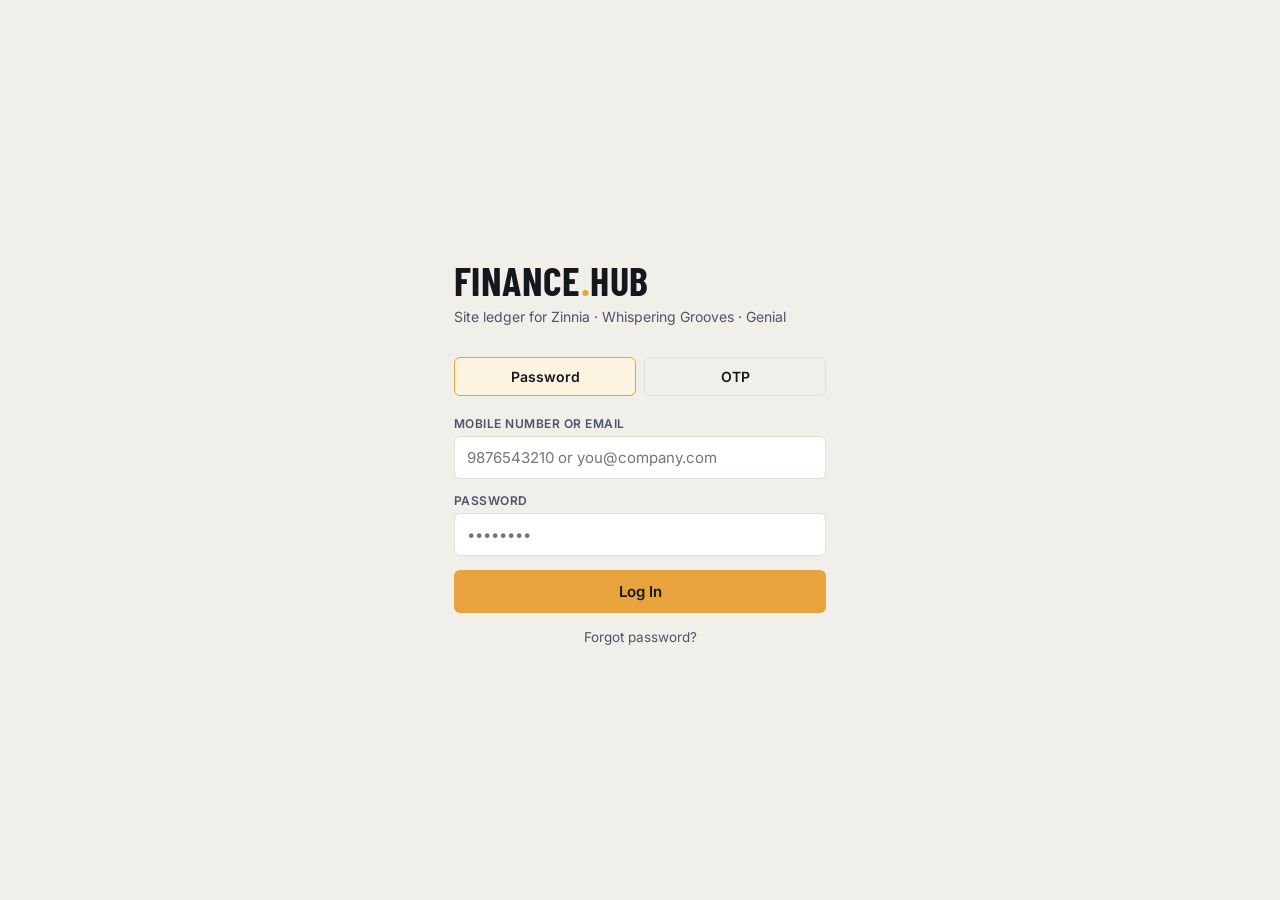
<file: index.html>
<!DOCTYPE html>
<html lang="en">
<head>
<meta charset="UTF-8">
<meta name="viewport" content="width=device-width, initial-scale=1.0">
<title>Finance Hub — Login</title>
<link rel="stylesheet" href="assets/style.css">
<script src="assets/supabase-config.js"></script>
</head>
<body>
  <div class="auth-wrap">
    <div class="auth-logo">Finance<span class="dot">.</span>Hub</div>
    <div class="auth-tag">Site ledger for Zinnia · Whispering Grooves · Genial</div>

    <div id="banner" class="banner hidden"></div>

    <div class="mode-toggle" style="margin-bottom:20px;">
      <label><input type="radio" name="mode" value="password" checked><span>Password</span></label>
      <label><input type="radio" name="mode" value="otp"><span>OTP</span></label>
    </div>

    <form id="loginForm">
      <div class="field">
        <label for="identifier">Mobile number or email</label>
        <input type="text" id="identifier" placeholder="9876543210 or you@company.com" required>
      </div>
      <div class="field" id="passwordField">
        <label for="password">Password</label>
        <input type="password" id="password" placeholder="••••••••">
      </div>
      <button type="submit" class="btn btn-primary" id="submitBtn">Log In</button>
    </form>

    <div class="auth-switch">
      <a href="#" id="forgotLink">Forgot password?</a>
    </div>
  </div>

  <script type="module">
    import { supabase } from './assets/app.js';

    const form = document.getElementById('loginForm');
    const passwordField = document.getElementById('passwordField');
    const submitBtn = document.getElementById('submitBtn');
    const banner = document.getElementById('banner');
    let mode = 'password';

    document.querySelectorAll('input[name="mode"]').forEach(r => {
      r.addEventListener('change', (e) => {
        mode = e.target.value;
        passwordField.classList.toggle('hidden', mode === 'otp');
        submitBtn.textContent = mode === 'otp' ? 'Send OTP' : 'Log In';
      });
    });

    if (new URLSearchParams(location.search).get('inactive')) {
      banner.classList.remove('hidden');
      banner.className = 'banner error';
      banner.textContent = 'This account is inactive. Contact your Super Admin.';
    }

    function isEmail(v) { return v.includes('@'); }
    function toE164(v) {
      // naive India-first normalization; adjust for your SMS provider/country
      const digits = v.replace(/\D/g, '');
      if (digits.length === 10) return '+91' + digits;
      if (v.startsWith('+')) return v;
      return '+' + digits;
    }

    form.addEventListener('submit', async (e) => {
      e.preventDefault();
      submitBtn.disabled = true;
      banner.classList.add('hidden');
      const identifier = document.getElementById('identifier').value.trim();

      try {
        if (mode === 'password') {
          const password = document.getElementById('password').value;
          const email = isEmail(identifier) ? identifier : null;
          if (!email) throw new Error('Password login requires an email address. Use OTP for mobile login.');
          const { error } = await supabase.auth.signInWithPassword({ email, password });
          if (error) throw error;
          window.location.href = 'dashboard.html';
        } else {
          if (isEmail(identifier)) {
            const { error } = await supabase.auth.signInWithOtp({ email: identifier });
            if (error) throw error;
          } else {
            const { error } = await supabase.auth.signInWithOtp({ phone: toE164(identifier) });
            if (error) throw error;
          }
          sessionStorage.setItem('fh_otp_identifier', identifier);
          window.location.href = 'otp.html';
        }
      } catch (err) {
        banner.classList.remove('hidden');
        banner.className = 'banner error';
        banner.textContent = err.message || 'Login failed. Please try again.';
      } finally {
        submitBtn.disabled = false;
      }
    });

    document.getElementById('forgotLink').addEventListener('click', async (e) => {
      e.preventDefault();
      const identifier = document.getElementById('identifier').value.trim();
      if (!identifier || !isEmail(identifier)) {
        banner.classList.remove('hidden');
        banner.className = 'banner error';
        banner.textContent = 'Enter your email above first, then tap "Forgot password?"';
        return;
      }
      const { error } = await supabase.auth.resetPasswordForEmail(identifier);
      banner.classList.remove('hidden');
      banner.className = error ? 'banner error' : 'banner success';
      banner.textContent = error ? error.message : 'Password reset link sent to your email.';
    });

    // If already logged in, skip straight to dashboard
    supabase.auth.getSession().then(({ data }) => {
      if (data.session) window.location.href = 'dashboard.html';
    });
  </script>
</body>
</html>
</file>
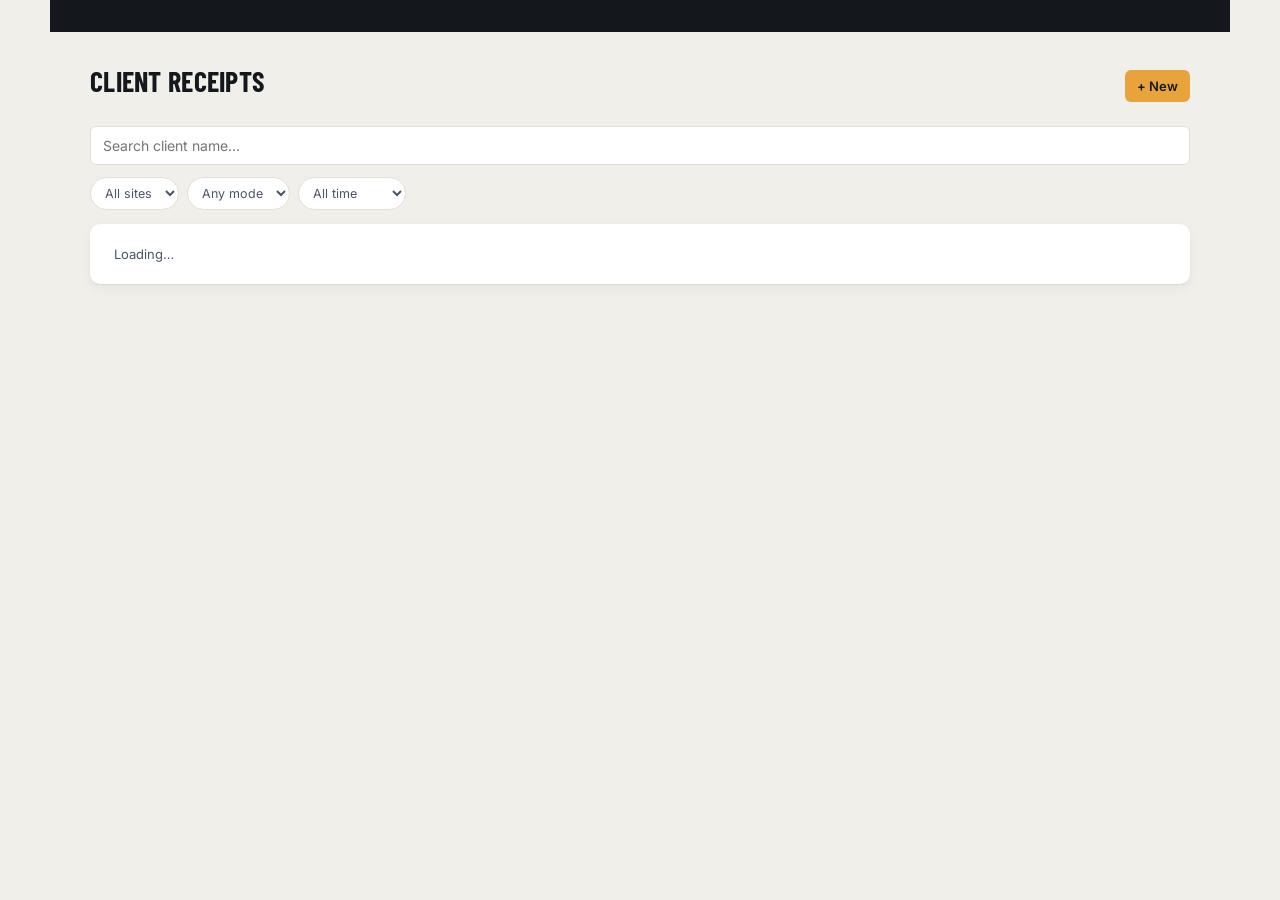
<file: client-payments.html>
<!DOCTYPE html>
<html lang="en">
<head>
<meta charset="UTF-8">
<meta name="viewport" content="width=device-width, initial-scale=1.0">
<title>Finance Hub — Client Receipts</title>
<link rel="stylesheet" href="assets/style.css">
<script src="assets/supabase-config.js"></script>
</head>
<body>
  <div class="app-shell">
    <header class="app-header" id="appHeader"></header>

    <main class="page">
      <div class="flex between center">
        <div class="page-title">Client Receipts</div>
        <button class="btn btn-primary btn-sm" id="toggleFormBtn">+ New</button>
      </div>
      <div class="subnav-strip" id="subNav"></div>

      <div id="banner" class="banner hidden"></div>

      <form id="paymentForm" class="card hidden">
        <div class="repeat-banner hidden" id="repeatBanner">
          <span>Repeat your last client receipt?</span>
          <button type="button" id="repeatBtn">Use it</button>
        </div>
        <div class="field">
          <label for="clientName">Client</label>
          <div class="recent-parties" id="recentParties"></div>
          <input type="text" id="clientName" list="clientList" placeholder="Type client name" required>
          <datalist id="clientList"></datalist>
        </div>
        <div class="field">
          <label for="siteSel">Site</label>
          <select id="siteSel" required></select>
        </div>
        <div class="field">
          <label for="paymentDate">Payment date</label>
          <input type="date" id="paymentDate" required>
        </div>
        <div class="field">
          <label for="amount">Amount</label>
          <input type="number" id="amount" inputmode="decimal" min="0.01" step="0.01" required>
        </div>
        <div class="field">
          <label>Payment mode</label>
          <div class="mode-toggle">
            <label><input type="radio" name="paymentMode" value="Cash" checked><span>Cash</span></label>
            <label><input type="radio" name="paymentMode" value="Online"><span>Online</span></label>
          </div>
        </div>
        <div class="field">
          <label><input type="checkbox" id="gstApplicable" style="width:auto;display:inline-block;margin-right:6px;">GST applicable</label>
        </div>
        <div class="field hidden" id="gstAmountField">
          <label for="gstAmount">GST amount</label>
          <input type="number" id="gstAmount" inputmode="decimal" min="0" step="0.01">
        </div>
        <div class="field">
          <label for="utr">UTR number (optional)</label>
          <input type="text" id="utr" placeholder="e.g. UTR12345678">
        </div>
        <div class="field">
          <label for="remarks">Remarks</label>
          <textarea id="remarks" rows="2"></textarea>
        </div>
        <div class="field">
          <label for="attachments">Attachments</label>
          <input type="file" id="attachments" multiple accept=".pdf,.jpg,.jpeg,.png">
          <div class="hint">Payment screenshots, bank receipts, UTR proof.</div>
        </div>
        <div class="btn-row">
          <button type="submit" class="btn btn-primary" id="saveBtn">Save Payment</button>
          <button type="button" class="btn btn-secondary" id="cancelBtn">Cancel</button>
        </div>
      </form>

      <div class="search-bar">
        <input type="search" id="searchBox" placeholder="Search client name…">
      </div>
      <div class="filter-row">
        <select id="filterSite"><option value="">All sites</option></select>
        <select id="filterMode">
          <option value="">Any mode</option><option value="Cash">Cash</option><option value="Online">Online</option>
        </select>
        <select id="filterRange">
          <option value="">All time</option>
          <option value="week">This week</option>
          <option value="month">This month</option>
          <option value="year">This year</option>
        </select>
      </div>

      <div class="card" id="listCard"><div class="text-sm text-muted">Loading…</div></div>
    </main>

    <nav class="bottom-nav" id="bottomNav"></nav>
  </div>

  <script type="module">
    import {
      requireAuth, supabase, renderChrome, renderSubNav, currentSiteId, getSites,
      formatINR, formatDate, todayISO, showBanner, debounce, logAudit, findOrCreateParty, archiveRecord, siteColor,
      getRecentPartyNames, getLastEntry, getAttachments, getAttachmentUrl
    } from './assets/app.js';

    let auth, sites;

    (async () => {
      auth = await requireAuth();
      if (!auth) return;
      await renderChrome({ activeNav: 'transactions' });
      renderSubNav('client');
      sites = await getSites();

      const siteSel = document.getElementById('siteSel');
      const filterSite = document.getElementById('filterSite');
      siteSel.innerHTML = sites.map(s => `<option value="${s.id}">${s.site_name}</option>`).join('');
      filterSite.innerHTML += sites.map(s => `<option value="${s.id}">${s.site_name}</option>`).join('');

      document.getElementById('paymentDate').value = todayISO();

      // Recent parties — tap to fill instead of typing
      getRecentPartyNames('client_payments', 'client_name', 'payment_date').then(names => {
        document.getElementById('recentParties').innerHTML = names.map(n =>
          `<button type="button" class="recent-chip" data-name="${n}">${n}</button>`).join('');
        document.querySelectorAll('.recent-chip').forEach(chip => {
          chip.addEventListener('click', () => { document.getElementById('clientName').value = chip.dataset.name; });
        });
      });

      // Repeat last entry
      getLastEntry('client_payments', currentSiteId()).then(last => {
        if (!last) return;
        document.getElementById('repeatBanner').classList.remove('hidden');
        document.getElementById('repeatBtn').addEventListener('click', () => {
          document.getElementById('clientName').value = last.client_name;
          document.getElementById('siteSel').value = last.site_id;
          document.querySelector(`input[name="paymentMode"][value="${last.payment_mode}"]`).checked = true;
          document.getElementById('repeatBanner').classList.add('hidden');
        });
      });

      const form = document.getElementById('paymentForm');
      const toggleBtn = document.getElementById('toggleFormBtn');
      const openForm = () => { form.classList.remove('hidden'); toggleBtn.classList.add('hidden'); document.getElementById('clientName').focus(); };
      toggleBtn.addEventListener('click', openForm);
      document.getElementById('cancelBtn').addEventListener('click', () => { form.classList.add('hidden'); toggleBtn.classList.remove('hidden'); form.reset(); });
      if (new URLSearchParams(location.search).get('new') === '1') openForm();

      document.getElementById('gstApplicable').addEventListener('change', (e) => {
        document.getElementById('gstAmountField').classList.toggle('hidden', !e.target.checked);
      });

      const clientNameInput = document.getElementById('clientName');
      clientNameInput.addEventListener('input', debounce(async () => {
        const { data } = await supabase.from('parties').select('party_name').eq('party_type', 'Client').ilike('party_name', `%${clientNameInput.value}%`).limit(10);
        document.getElementById('clientList').innerHTML = (data || []).map(p => `<option value="${p.party_name}">`).join('');
      }, 250));

      const banner = document.getElementById('banner');

      form.addEventListener('submit', async (e) => {
        e.preventDefault();
        const saveBtn = document.getElementById('saveBtn');
        saveBtn.disabled = true;
        try {
          const clientName = clientNameInput.value.trim();
          const amount = parseFloat(document.getElementById('amount').value);
          const gstApplicable = document.getElementById('gstApplicable').checked;
          const gstAmount = gstApplicable ? parseFloat(document.getElementById('gstAmount').value || '0') : 0;
          if (!clientName) throw new Error('Client name is required.');
          if (!(amount > 0)) throw new Error('Amount must be greater than zero.');

          const party = await findOrCreateParty(clientName, 'Client');
          const payload = {
            client_id: party?.id || null,
            client_name: clientName,
            site_id: document.getElementById('siteSel').value,
            payment_date: document.getElementById('paymentDate').value,
            amount,
            payment_mode: document.querySelector('input[name="paymentMode"]:checked').value,
            gst_applicable: gstApplicable,
            gst_amount: gstAmount,
            utr_number: document.getElementById('utr').value.trim() || null,
            remarks: document.getElementById('remarks').value.trim() || null,
            created_by: auth.profile.id,
          };
          const { data: inserted, error } = await supabase.from('client_payments').insert(payload).select().single();
          if (error) throw error;

          const files = document.getElementById('attachments').files;
          for (const file of files) {
            const path = `client_payments/${inserted.id}/${Date.now()}_${file.name}`;
            const { error: upErr } = await supabase.storage.from('attachments').upload(path, file);
            if (!upErr) {
              await supabase.from('attachments').insert({
                transaction_table: 'client_payments', transaction_id: inserted.id,
                file_path: path, file_name: file.name, file_type: file.type, uploaded_by: auth.profile.id
              });
            }
          }

          await logAudit('create', 'client_payments', inserted.id, { amount, client: clientName });
          showBanner(banner, `Saved — transaction ${inserted.id.slice(0, 8)}`, 'success');
          form.reset();
          document.getElementById('paymentDate').value = todayISO();
          form.classList.add('hidden');
          toggleBtn.classList.remove('hidden');
          loadList();
        } catch (err) {
          showBanner(banner, err.message || 'Could not save payment.', 'error');
        } finally {
          saveBtn.disabled = false;
        }
      });

      async function loadList() {
        const listCard = document.getElementById('listCard');
        let q = supabase.from('client_payments').select('*').eq('status', 'active').order('payment_date', { ascending: false }).limit(100);
        const siteId = currentSiteId();
        if (siteId !== 'all') q = q.eq('site_id', siteId);
        const fSite = filterSite.value; if (fSite) q = q.eq('site_id', fSite);
        const fMode = document.getElementById('filterMode').value; if (fMode) q = q.eq('payment_mode', fMode);
        const search = document.getElementById('searchBox').value.trim();
        if (search) q = q.ilike('client_name', `%${search}%`);
        const range = document.getElementById('filterRange').value;
        if (range) {
          const now = new Date(); let from;
          if (range === 'week') { from = new Date(now); from.setDate(now.getDate() - 7); }
          if (range === 'month') { from = new Date(now.getFullYear(), now.getMonth(), 1); }
          if (range === 'year') { from = new Date(now.getFullYear(), 0, 1); }
          q = q.gte('payment_date', from.toISOString().slice(0, 10));
        }
        const { data, error } = await q;
        if (error) { listCard.innerHTML = `<div class="text-sm" style="color:var(--expense)">${error.message}</div>`; return; }
        if (!data || data.length === 0) {
          listCard.innerHTML = `<div class="empty-state"><span class="icon">₹</span><div class="title">No client receipts found</div><div>Adjust filters or add a new receipt.</div></div>`;
          return;
        }
        const siteMap = Object.fromEntries(sites.map(s => [s.id, s.site_name]));
        listCard.innerHTML = data.map(t => `
          <div class="txn-row">
            <div class="txn-main">
              <div class="txn-party">${t.client_name}</div>
              <div class="txn-meta">
                <span class="site-tag"><span class="site-dot" style="background:${siteColor(t.site_id, sites)}"></span>${siteMap[t.site_id] || ''}</span>
                <span class="chip ${t.payment_mode.toLowerCase()}">${t.payment_mode}</span>
                ${formatDate(t.payment_date)}
              </div>
            </div>
            <div class="txn-amount"><div class="amt credit">${formatINR(t.amount)}</div>${t.gst_applicable ? `<div class="text-sm text-muted">GST ${formatINR(t.gst_amount)}</div>` : ''}</div>
          </div>
          <div class="txn-actions">
            <button class="attach-chip view-attach-btn" data-id="${t.id}">📎 Attachments</button>
            <a class="txn-action-link" href="reports.html?type=party&party=${encodeURIComponent(t.client_name)}">History</a>
            <button class="txn-action-link archive-btn" data-id="${t.id}">Archive</button>
          </div>`).join('');

        listCard.querySelectorAll('.archive-btn').forEach(btn => {
          btn.addEventListener('click', async () => {
            if (!confirm('Archive this receipt? It will no longer show in lists or totals, but stays in the database and can be restored by a Super Admin if needed.')) return;
            const ok = await archiveRecord('client_payments', btn.dataset.id);
            if (ok) loadList(); else showBanner(banner, 'Could not archive this record.', 'error');
          });
        });
        listCard.querySelectorAll('.view-attach-btn').forEach(btn => {
          btn.addEventListener('click', () => showAttachments('client_payments', btn.dataset.id));
        });
      }

      async function showAttachments(table, id) {
        const files = await getAttachments(table, id);
        if (!files.length) { alert('No attachments on this entry.'); return; }
        for (const f of files) {
          const url = await getAttachmentUrl(f.file_path);
          if (url) window.open(url, '_blank');
        }
      }

      [filterSite, document.getElementById('filterMode'), document.getElementById('filterRange')]
        .forEach(el => el.addEventListener('change', loadList));
      document.getElementById('searchBox').addEventListener('input', debounce(loadList, 300));

      loadList();
    })();
  </script>
</body>
</html>
</file>
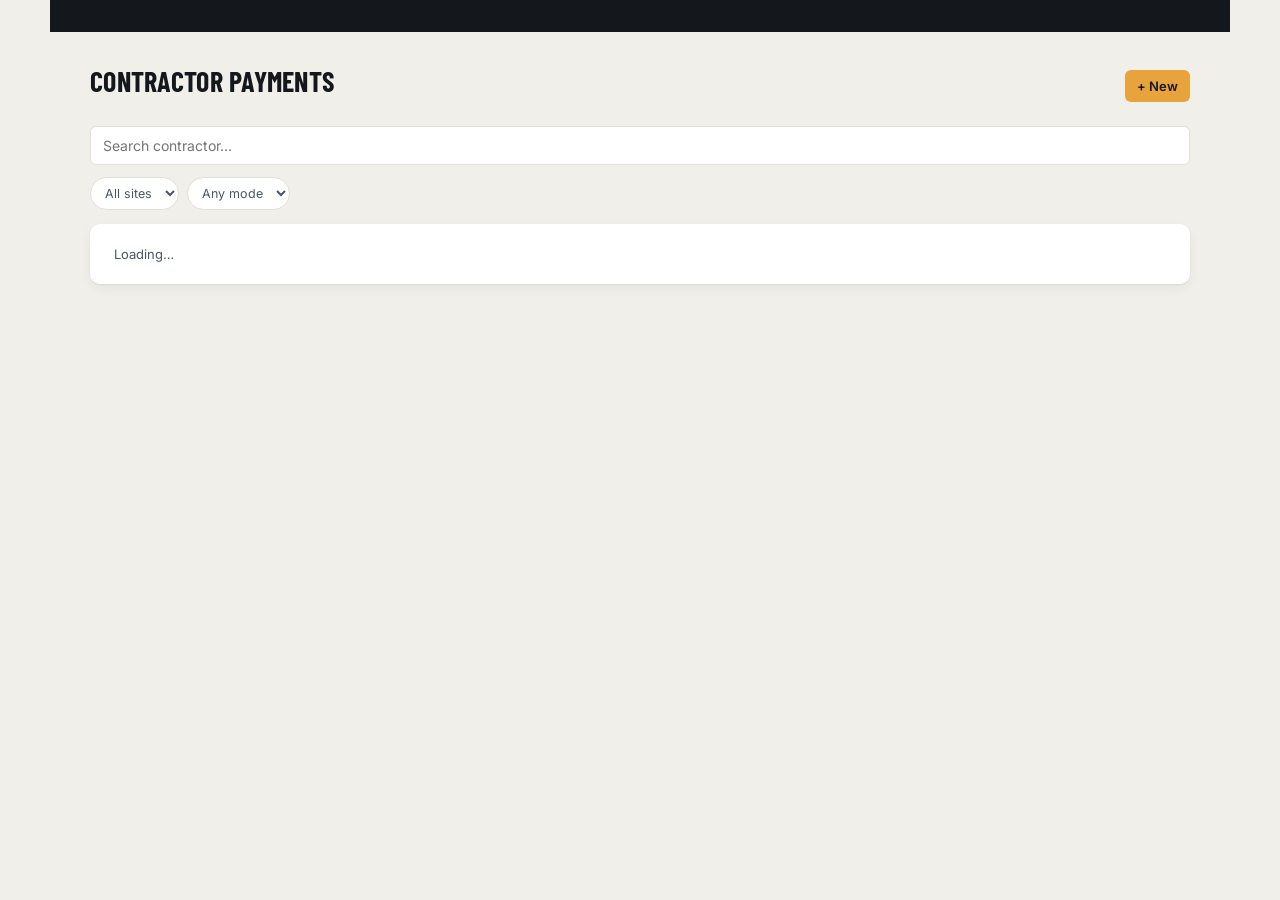
<file: contractor-payments.html>
<!DOCTYPE html>
<html lang="en">
<head>
<meta charset="UTF-8">
<meta name="viewport" content="width=device-width, initial-scale=1.0">
<title>Finance Hub — Contractor Payments</title>
<link rel="stylesheet" href="assets/style.css">
<script src="assets/supabase-config.js"></script>
</head>
<body>
  <div class="app-shell">
    <header class="app-header" id="appHeader"></header>
    <main class="page">
      <div class="flex between center">
        <div class="page-title">Contractor Payments</div>
        <button class="btn btn-primary btn-sm" id="toggleFormBtn">+ New</button>
      </div>
      <div class="subnav-strip" id="subNav"></div>
      <div id="banner" class="banner hidden"></div>

      <form id="payForm" class="card hidden">
        <div class="repeat-banner hidden" id="repeatBanner">
          <span>Repeat your last contractor payment?</span>
          <button type="button" id="repeatBtn">Use it</button>
        </div>
        <div class="field">
          <label for="partyName">Contractor</label>
          <div class="recent-parties" id="recentParties"></div>
          <input type="text" id="partyName" list="partyList" required><datalist id="partyList"></datalist>
        </div>
        <div class="field"><label for="siteSel">Site</label><select id="siteSel" required></select></div>
        <div class="field"><label for="payDate">Payment date</label><input type="date" id="payDate" required></div>
        <div class="field"><label for="amount">Amount</label><input type="number" id="amount" min="0.01" step="0.01" required></div>
        <div class="field">
          <label>Payment mode</label>
          <div class="mode-toggle">
            <label><input type="radio" name="paymentMode" value="Cash" checked><span>Cash</span></label>
            <label><input type="radio" name="paymentMode" value="Online"><span>Online</span></label>
          </div>
        </div>
        <div class="field">
          <label>Status</label>
          <div class="mode-toggle">
            <label><input type="radio" name="payStatus" value="Paid" checked><span>Paid</span></label>
            <label><input type="radio" name="payStatus" value="Pending"><span>Pending</span></label>
          </div>
        </div>
        <div class="field"><label for="remarks">Remarks</label><textarea id="remarks" rows="2"></textarea></div>
        <div class="field"><label for="attachments">Attachment</label><input type="file" id="attachments" multiple accept=".pdf,.jpg,.jpeg,.png"></div>
        <div class="btn-row">
          <button type="submit" class="btn btn-primary" id="saveBtn">Save Payment</button>
          <button type="button" class="btn btn-secondary" id="cancelBtn">Cancel</button>
        </div>
      </form>

      <div class="search-bar"><input type="search" id="searchBox" placeholder="Search contractor…"></div>
      <div class="filter-row">
        <select id="filterSite"><option value="">All sites</option></select>
        <select id="filterMode"><option value="">Any mode</option><option value="Cash">Cash</option><option value="Online">Online</option></select>
      </div>
      <div class="card" id="listCard"><div class="text-sm text-muted">Loading…</div></div>
    </main>
    <nav class="bottom-nav" id="bottomNav"></nav>
  </div>

  <script type="module">
    import {
      requireAuth, supabase, renderChrome, renderSubNav, currentSiteId, getSites,
      formatINR, formatDate, todayISO, showBanner, debounce, logAudit, findOrCreateParty, archiveRecord, siteColor,
      getRecentPartyNames, getLastEntry, getAttachments, getAttachmentUrl
    } from './assets/app.js';

    const TABLE = 'contractor_payments';
    const PARTY_TYPE = 'Contractor';
    let auth, sites;

    (async () => {
      auth = await requireAuth(); if (!auth) return;
      await renderChrome({ activeNav: 'transactions' });
      renderSubNav('contractor');
      sites = await getSites();
      document.getElementById('siteSel').innerHTML = sites.map(s => `<option value="${s.id}">${s.site_name}</option>`).join('');
      document.getElementById('filterSite').innerHTML += sites.map(s => `<option value="${s.id}">${s.site_name}</option>`).join('');
      document.getElementById('payDate').value = todayISO();

      getRecentPartyNames(TABLE, 'contractor_name_snapshot', 'payment_date').then(names => {
        document.getElementById('recentParties').innerHTML = names.map(n =>
          `<button type="button" class="recent-chip" data-name="${n}">${n}</button>`).join('');
        document.querySelectorAll('.recent-chip').forEach(chip => {
          chip.addEventListener('click', () => { document.getElementById('partyName').value = chip.dataset.name; });
        });
      });
      getLastEntry(TABLE, currentSiteId()).then(last => {
        if (!last) return;
        document.getElementById('repeatBanner').classList.remove('hidden');
        document.getElementById('repeatBtn').addEventListener('click', () => {
          document.getElementById('partyName').value = last.contractor_name_snapshot || '';
          document.getElementById('siteSel').value = last.site_id;
          document.querySelector(`input[name="paymentMode"][value="${last.payment_mode}"]`).checked = true;
          document.getElementById('repeatBanner').classList.add('hidden');
        });
      });

      const form = document.getElementById('payForm');
      const toggleBtn = document.getElementById('toggleFormBtn');
      const openForm = () => { form.classList.remove('hidden'); toggleBtn.classList.add('hidden'); };
      toggleBtn.addEventListener('click', openForm);
      document.getElementById('cancelBtn').addEventListener('click', () => { form.classList.add('hidden'); toggleBtn.classList.remove('hidden'); form.reset(); });
      if (new URLSearchParams(location.search).get('new') === '1') openForm();

      const partyInput = document.getElementById('partyName');
      partyInput.addEventListener('input', debounce(async () => {
        const { data } = await supabase.from('parties').select('party_name').eq('party_type', PARTY_TYPE).ilike('party_name', `%${partyInput.value}%`).limit(10);
        document.getElementById('partyList').innerHTML = (data || []).map(p => `<option value="${p.party_name}">`).join('');
      }, 250));

      const banner = document.getElementById('banner');
      form.addEventListener('submit', async (e) => {
        e.preventDefault();
        const saveBtn = document.getElementById('saveBtn'); saveBtn.disabled = true;
        try {
          const name = partyInput.value.trim();
          const amount = parseFloat(document.getElementById('amount').value);
          if (!name) throw new Error('Contractor name is required.');
          if (!(amount > 0)) throw new Error('Amount must be greater than zero.');
          const party = await findOrCreateParty(name, PARTY_TYPE);
          const payload = {
            contractor_id: party?.id || null,
            contractor_name_snapshot: name,
            site_id: document.getElementById('siteSel').value,
            payment_date: document.getElementById('payDate').value,
            amount,
            payment_mode: document.querySelector('input[name="paymentMode"]:checked').value,
            payment_status: document.querySelector('input[name="payStatus"]:checked').value,
            remarks: document.getElementById('remarks').value.trim() || null,
            created_by: auth.profile.id,
          };
          const { data: inserted, error } = await supabase.from(TABLE).insert(payload).select().single();
          if (error) throw error;
          const files = document.getElementById('attachments').files;
          for (const file of files) {
            const path = `${TABLE}/${inserted.id}/${Date.now()}_${file.name}`;
            const { error: upErr } = await supabase.storage.from('attachments').upload(path, file);
            if (!upErr) await supabase.from('attachments').insert({
              transaction_table: TABLE, transaction_id: inserted.id,
              file_path: path, file_name: file.name, file_type: file.type, uploaded_by: auth.profile.id
            });
          }
          await logAudit('create', TABLE, inserted.id, { amount, contractor: name });
          showBanner(banner, 'Saved — contractor payment recorded', 'success');
          form.reset(); document.getElementById('payDate').value = todayISO();
          form.classList.add('hidden'); toggleBtn.classList.remove('hidden');
          loadList();
        } catch (err) {
          showBanner(banner, err.message || 'Could not save payment.', 'error');
        } finally { saveBtn.disabled = false; }
      });

      async function loadList() {
        const listCard = document.getElementById('listCard');
        let q = supabase.from(TABLE).select('*').eq('status', 'active').order('payment_date', { ascending: false }).limit(100);
        const siteId = currentSiteId(); if (siteId !== 'all') q = q.eq('site_id', siteId);
        const fSite = document.getElementById('filterSite').value; if (fSite) q = q.eq('site_id', fSite);
        const fMode = document.getElementById('filterMode').value; if (fMode) q = q.eq('payment_mode', fMode);
        const search = document.getElementById('searchBox').value.trim();
        if (search) q = q.ilike('contractor_name_snapshot', `%${search}%`);
        const { data, error } = await q;
        if (error) { listCard.innerHTML = `<div class="text-sm" style="color:var(--expense)">${error.message}</div>`; return; }
        if (!data || data.length === 0) {
          listCard.innerHTML = `<div class="empty-state"><span class="icon">⚒</span><div class="title">No contractor payments found</div><div>Adjust filters or add a new payment.</div></div>`;
          return;
        }
        const siteMap = Object.fromEntries(sites.map(s => [s.id, s.site_name]));
        listCard.innerHTML = data.map(t => `
          <div class="txn-row">
            <div class="txn-main">
              <div class="txn-party">${t.contractor_name_snapshot}</div>
              <div class="txn-meta">
                <span class="site-tag"><span class="site-dot" style="background:${siteColor(t.site_id, sites)}"></span>${siteMap[t.site_id] || ''}</span>
                <span class="chip ${t.payment_mode.toLowerCase()}">${t.payment_mode}</span>
                <span class="chip ${t.payment_status === 'Paid' ? 'paid' : 'pending'}">${t.payment_status}</span>
                ${formatDate(t.payment_date)}
              </div>
            </div>
            <div class="txn-amount"><div class="amt debit">${formatINR(t.amount)}</div></div>
          </div>
          <div class="txn-actions">
            <button class="attach-chip view-attach-btn" data-id="${t.id}">📎 Attachments</button>
            <a class="txn-action-link" href="reports.html?type=party&party=${encodeURIComponent(t.contractor_name_snapshot)}">History</a>
            <button class="txn-action-link archive-btn" data-id="${t.id}">Archive</button>
          </div>`).join('');

        listCard.querySelectorAll('.archive-btn').forEach(btn => {
          btn.addEventListener('click', async () => {
            if (!confirm('Archive this payment? It will no longer show in lists or totals, but stays in the database.')) return;
            const ok = await archiveRecord(TABLE, btn.dataset.id);
            if (ok) loadList(); else showBanner(banner, 'Could not archive this record.', 'error');
          });
        });
        listCard.querySelectorAll('.view-attach-btn').forEach(btn => {
          btn.addEventListener('click', () => showAttachments(TABLE, btn.dataset.id));
        });
      }

      async function showAttachments(table, id) {
        const files = await getAttachments(table, id);
        if (!files.length) { alert('No attachments on this entry.'); return; }
        for (const f of files) {
          const url = await getAttachmentUrl(f.file_path);
          if (url) window.open(url, '_blank');
        }
      }
      [document.getElementById('filterSite'), document.getElementById('filterMode')].forEach(el => el.addEventListener('change', loadList));
      document.getElementById('searchBox').addEventListener('input', debounce(loadList, 300));
      loadList();
    })();
  </script>
</body>
</html>
</file>
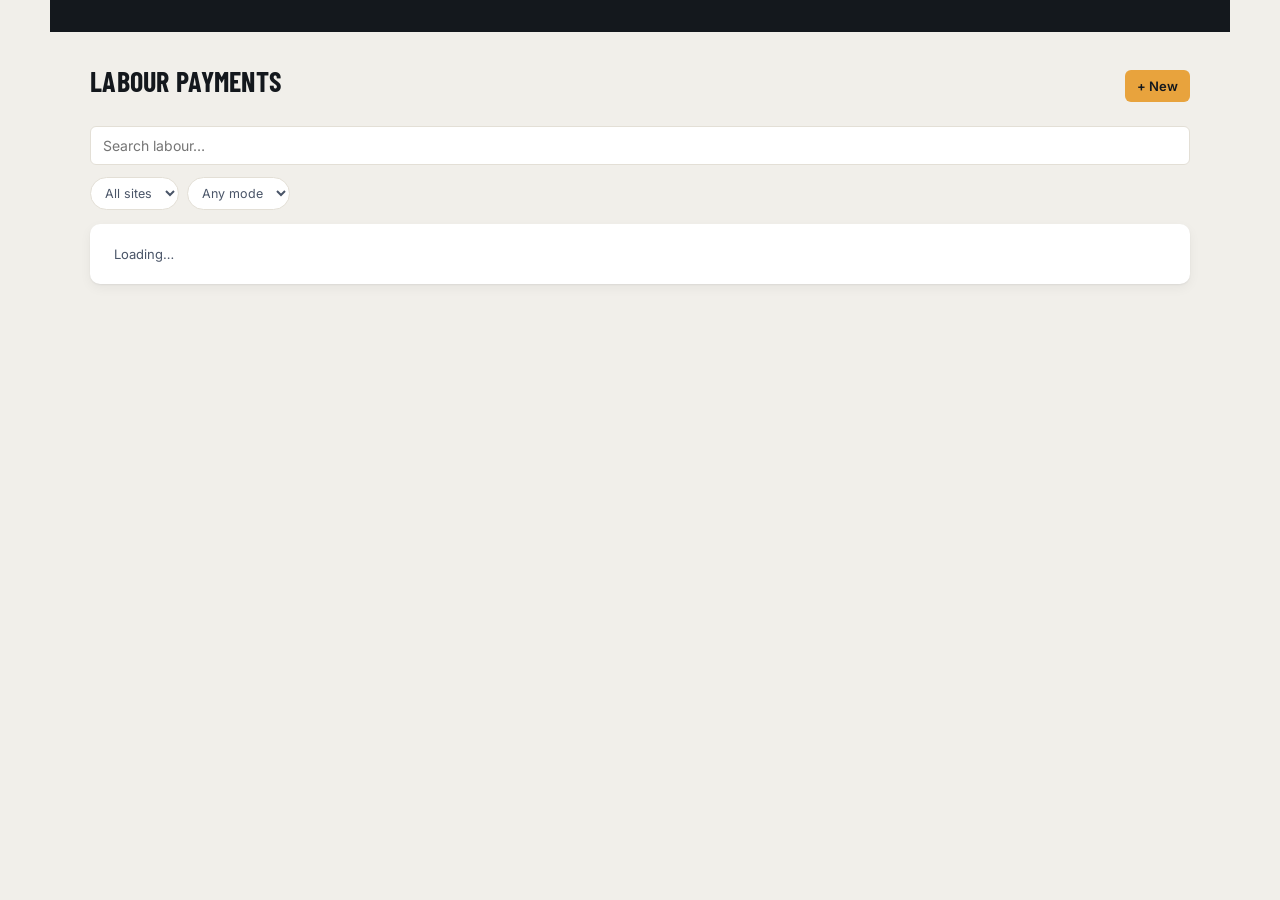
<file: labour-payments.html>
<!DOCTYPE html>
<html lang="en">
<head>
<meta charset="UTF-8">
<meta name="viewport" content="width=device-width, initial-scale=1.0">
<title>Finance Hub — Labour Payments</title>
<link rel="stylesheet" href="assets/style.css">
<script src="assets/supabase-config.js"></script>
</head>
<body>
  <div class="app-shell">
    <header class="app-header" id="appHeader"></header>
    <main class="page">
      <div class="flex between center">
        <div class="page-title">Labour Payments</div>
        <button class="btn btn-primary btn-sm" id="toggleFormBtn">+ New</button>
      </div>
      <div class="subnav-strip" id="subNav"></div>
      <div id="banner" class="banner hidden"></div>

      <form id="payForm" class="card hidden">
        <div class="repeat-banner hidden" id="repeatBanner">
          <span>Repeat your last labour payment?</span>
          <button type="button" id="repeatBtn">Use it</button>
        </div>
        <div class="field">
          <label for="partyName">Labour / Labour Group</label>
          <div class="recent-parties" id="recentParties"></div>
          <input type="text" id="partyName" list="partyList" required><datalist id="partyList"></datalist>
        </div>
        <div class="field"><label for="siteSel">Site</label><select id="siteSel" required></select></div>
        <div class="field"><label for="payDate">Payment date</label><input type="date" id="payDate" required></div>
        <div class="field"><label for="amount">Amount</label><input type="number" id="amount" min="0.01" step="0.01" required></div>
        <div class="field">
          <label>Payment mode</label>
          <div class="mode-toggle">
            <label><input type="radio" name="paymentMode" value="Cash" checked><span>Cash</span></label>
            <label><input type="radio" name="paymentMode" value="Online"><span>Online</span></label>
          </div>
        </div>
        <div class="field">
          <label>Status</label>
          <div class="mode-toggle">
            <label><input type="radio" name="payStatus" value="Paid" checked><span>Paid</span></label>
            <label><input type="radio" name="payStatus" value="Pending"><span>Pending</span></label>
          </div>
        </div>
        <div class="field"><label for="remarks">Remarks</label><textarea id="remarks" rows="2"></textarea></div>
        <div class="field"><label for="attachments">Attachment</label><input type="file" id="attachments" multiple accept=".pdf,.jpg,.jpeg,.png"></div>
        <div class="btn-row">
          <button type="submit" class="btn btn-primary" id="saveBtn">Save Payment</button>
          <button type="button" class="btn btn-secondary" id="cancelBtn">Cancel</button>
        </div>
      </form>

      <div class="search-bar"><input type="search" id="searchBox" placeholder="Search labour…"></div>
      <div class="filter-row">
        <select id="filterSite"><option value="">All sites</option></select>
        <select id="filterMode"><option value="">Any mode</option><option value="Cash">Cash</option><option value="Online">Online</option></select>
      </div>
      <div class="card" id="listCard"><div class="text-sm text-muted">Loading…</div></div>
    </main>
    <nav class="bottom-nav" id="bottomNav"></nav>
  </div>

  <script type="module">
    import {
      requireAuth, supabase, renderChrome, renderSubNav, currentSiteId, getSites,
      formatINR, formatDate, todayISO, showBanner, debounce, logAudit, findOrCreateParty, archiveRecord, siteColor,
      getRecentPartyNames, getLastEntry, getAttachments, getAttachmentUrl
    } from './assets/app.js';

    const TABLE = 'labour_payments';
    const PARTY_TYPE = 'Labour';
    let auth, sites;

    (async () => {
      auth = await requireAuth(); if (!auth) return;
      await renderChrome({ activeNav: 'transactions' });
      renderSubNav('labour');
      sites = await getSites();
      document.getElementById('siteSel').innerHTML = sites.map(s => `<option value="${s.id}">${s.site_name}</option>`).join('');
      document.getElementById('filterSite').innerHTML += sites.map(s => `<option value="${s.id}">${s.site_name}</option>`).join('');
      document.getElementById('payDate').value = todayISO();

      getRecentPartyNames(TABLE, 'labour_name_snapshot', 'payment_date').then(names => {
        document.getElementById('recentParties').innerHTML = names.map(n =>
          `<button type="button" class="recent-chip" data-name="${n}">${n}</button>`).join('');
        document.querySelectorAll('.recent-chip').forEach(chip => {
          chip.addEventListener('click', () => { document.getElementById('partyName').value = chip.dataset.name; });
        });
      });
      getLastEntry(TABLE, currentSiteId()).then(last => {
        if (!last) return;
        document.getElementById('repeatBanner').classList.remove('hidden');
        document.getElementById('repeatBtn').addEventListener('click', () => {
          document.getElementById('partyName').value = last.labour_name_snapshot || '';
          document.getElementById('siteSel').value = last.site_id;
          document.querySelector(`input[name="paymentMode"][value="${last.payment_mode}"]`).checked = true;
          document.getElementById('repeatBanner').classList.add('hidden');
        });
      });

      const form = document.getElementById('payForm');
      const toggleBtn = document.getElementById('toggleFormBtn');
      const openForm = () => { form.classList.remove('hidden'); toggleBtn.classList.add('hidden'); };
      toggleBtn.addEventListener('click', openForm);
      document.getElementById('cancelBtn').addEventListener('click', () => { form.classList.add('hidden'); toggleBtn.classList.remove('hidden'); form.reset(); });
      if (new URLSearchParams(location.search).get('new') === '1') openForm();

      const partyInput = document.getElementById('partyName');
      partyInput.addEventListener('input', debounce(async () => {
        const { data } = await supabase.from('parties').select('party_name').eq('party_type', PARTY_TYPE).ilike('party_name', `%${partyInput.value}%`).limit(10);
        document.getElementById('partyList').innerHTML = (data || []).map(p => `<option value="${p.party_name}">`).join('');
      }, 250));

      const banner = document.getElementById('banner');
      form.addEventListener('submit', async (e) => {
        e.preventDefault();
        const saveBtn = document.getElementById('saveBtn'); saveBtn.disabled = true;
        try {
          const name = partyInput.value.trim();
          const amount = parseFloat(document.getElementById('amount').value);
          if (!name) throw new Error('Labour name is required.');
          if (!(amount > 0)) throw new Error('Amount must be greater than zero.');
          const party = await findOrCreateParty(name, PARTY_TYPE);
          const payload = {
            labour_id: party?.id || null,
            labour_name_snapshot: name,
            site_id: document.getElementById('siteSel').value,
            payment_date: document.getElementById('payDate').value,
            amount,
            payment_mode: document.querySelector('input[name="paymentMode"]:checked').value,
            payment_status: document.querySelector('input[name="payStatus"]:checked').value,
            remarks: document.getElementById('remarks').value.trim() || null,
            created_by: auth.profile.id,
          };
          const { data: inserted, error } = await supabase.from(TABLE).insert(payload).select().single();
          if (error) throw error;
          const files = document.getElementById('attachments').files;
          for (const file of files) {
            const path = `${TABLE}/${inserted.id}/${Date.now()}_${file.name}`;
            const { error: upErr } = await supabase.storage.from('attachments').upload(path, file);
            if (!upErr) await supabase.from('attachments').insert({
              transaction_table: TABLE, transaction_id: inserted.id,
              file_path: path, file_name: file.name, file_type: file.type, uploaded_by: auth.profile.id
            });
          }
          await logAudit('create', TABLE, inserted.id, { amount, labour: name });
          showBanner(banner, 'Saved — labour payment recorded', 'success');
          form.reset(); document.getElementById('payDate').value = todayISO();
          form.classList.add('hidden'); toggleBtn.classList.remove('hidden');
          loadList();
        } catch (err) {
          showBanner(banner, err.message || 'Could not save payment.', 'error');
        } finally { saveBtn.disabled = false; }
      });

      async function loadList() {
        const listCard = document.getElementById('listCard');
        let q = supabase.from(TABLE).select('*').eq('status', 'active').order('payment_date', { ascending: false }).limit(100);
        const siteId = currentSiteId(); if (siteId !== 'all') q = q.eq('site_id', siteId);
        const fSite = document.getElementById('filterSite').value; if (fSite) q = q.eq('site_id', fSite);
        const fMode = document.getElementById('filterMode').value; if (fMode) q = q.eq('payment_mode', fMode);
        const search = document.getElementById('searchBox').value.trim();
        if (search) q = q.ilike('labour_name_snapshot', `%${search}%`);
        const { data, error } = await q;
        if (error) { listCard.innerHTML = `<div class="text-sm" style="color:var(--expense)">${error.message}</div>`; return; }
        if (!data || data.length === 0) {
          listCard.innerHTML = `<div class="empty-state"><span class="icon">⛏</span><div class="title">No labour payments found</div><div>Adjust filters or add a new payment.</div></div>`;
          return;
        }
        const siteMap = Object.fromEntries(sites.map(s => [s.id, s.site_name]));
        listCard.innerHTML = data.map(t => `
          <div class="txn-row">
            <div class="txn-main">
              <div class="txn-party">${t.labour_name_snapshot}</div>
              <div class="txn-meta">
                <span class="site-tag"><span class="site-dot" style="background:${siteColor(t.site_id, sites)}"></span>${siteMap[t.site_id] || ''}</span>
                <span class="chip ${t.payment_mode.toLowerCase()}">${t.payment_mode}</span>
                <span class="chip ${t.payment_status === 'Paid' ? 'paid' : 'pending'}">${t.payment_status}</span>
                ${formatDate(t.payment_date)}
              </div>
            </div>
            <div class="txn-amount"><div class="amt debit">${formatINR(t.amount)}</div></div>
          </div>
          <div class="txn-actions">
            <button class="attach-chip view-attach-btn" data-id="${t.id}">📎 Attachments</button>
            <a class="txn-action-link" href="reports.html?type=party&party=${encodeURIComponent(t.labour_name_snapshot)}">History</a>
            <button class="txn-action-link archive-btn" data-id="${t.id}">Archive</button>
          </div>`).join('');

        listCard.querySelectorAll('.archive-btn').forEach(btn => {
          btn.addEventListener('click', async () => {
            if (!confirm('Archive this payment? It will no longer show in lists or totals, but stays in the database.')) return;
            const ok = await archiveRecord(TABLE, btn.dataset.id);
            if (ok) loadList(); else showBanner(banner, 'Could not archive this record.', 'error');
          });
        });
        listCard.querySelectorAll('.view-attach-btn').forEach(btn => {
          btn.addEventListener('click', () => showAttachments(TABLE, btn.dataset.id));
        });
      }

      async function showAttachments(table, id) {
        const files = await getAttachments(table, id);
        if (!files.length) { alert('No attachments on this entry.'); return; }
        for (const f of files) {
          const url = await getAttachmentUrl(f.file_path);
          if (url) window.open(url, '_blank');
        }
      }
      [document.getElementById('filterSite'), document.getElementById('filterMode')].forEach(el => el.addEventListener('change', loadList));
      document.getElementById('searchBox').addEventListener('input', debounce(loadList, 300));
      loadList();
    })();
  </script>
</body>
</html>
</file>
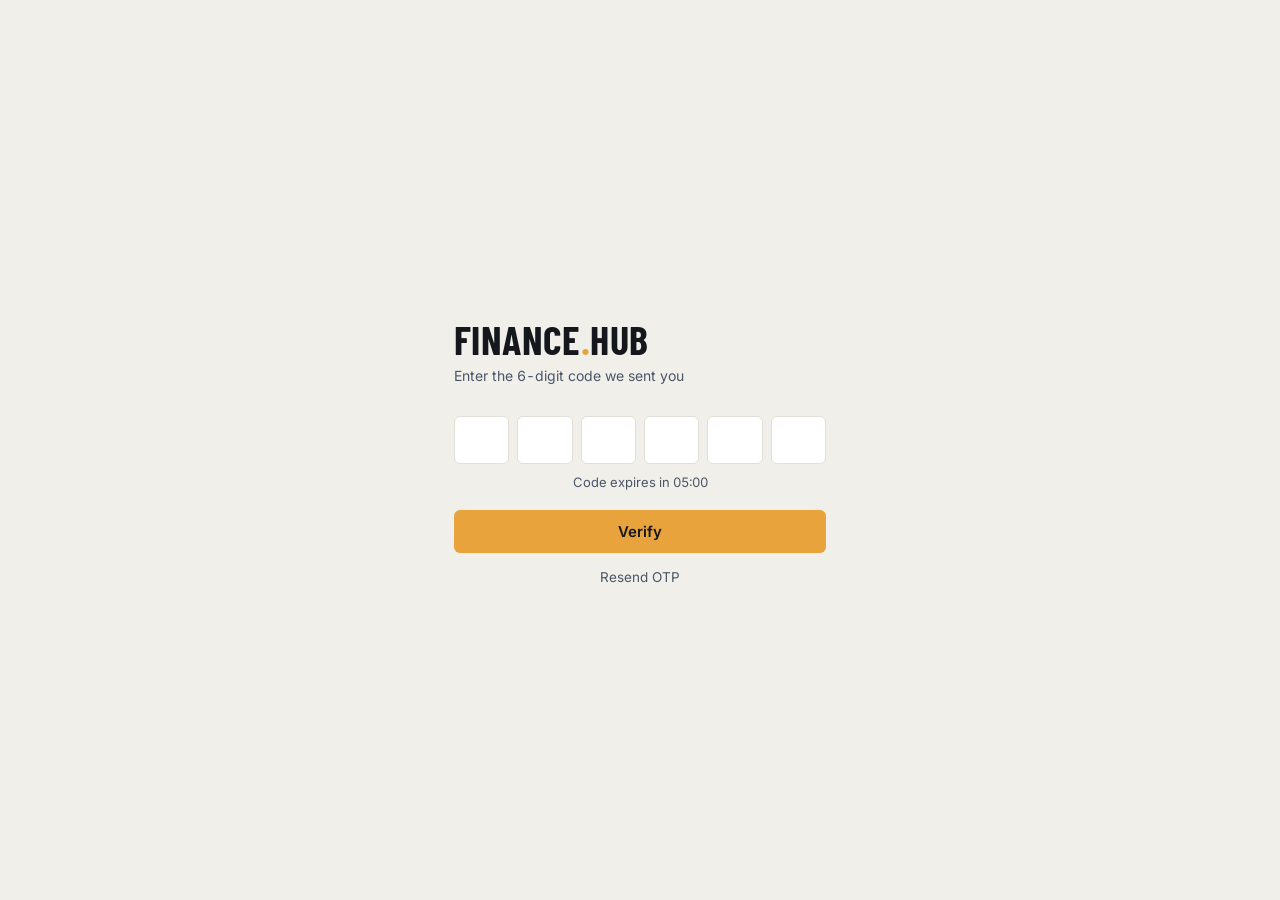
<file: otp.html>
<!DOCTYPE html>
<html lang="en">
<head>
<meta charset="UTF-8">
<meta name="viewport" content="width=device-width, initial-scale=1.0">
<title>Finance Hub — Verify OTP</title>
<link rel="stylesheet" href="assets/style.css">
<script src="assets/supabase-config.js"></script>
</head>
<body>
  <div class="auth-wrap">
    <div class="auth-logo">Finance<span class="dot">.</span>Hub</div>
    <div class="auth-tag" id="sentTo">Enter the 6-digit code we sent you</div>

    <div id="banner" class="banner hidden"></div>

    <form id="otpForm">
      <div class="otp-inputs">
        <input type="tel" maxlength="1" inputmode="numeric" class="otp-digit" required>
        <input type="tel" maxlength="1" inputmode="numeric" class="otp-digit" required>
        <input type="tel" maxlength="1" inputmode="numeric" class="otp-digit" required>
        <input type="tel" maxlength="1" inputmode="numeric" class="otp-digit" required>
        <input type="tel" maxlength="1" inputmode="numeric" class="otp-digit" required>
        <input type="tel" maxlength="1" inputmode="numeric" class="otp-digit" required>
      </div>
      <div class="countdown" id="countdown">Code expires in 05:00</div>
      <button type="submit" class="btn btn-primary">Verify</button>
    </form>

    <div class="auth-switch">
      <a href="#" id="resendLink">Resend OTP</a>
    </div>
  </div>

  <script type="module">
    import { supabase } from './assets/app.js';

    const identifier = sessionStorage.getItem('fh_otp_identifier') || '';
    document.getElementById('sentTo').textContent = identifier
      ? `Code sent to ${identifier}` : 'Enter the 6-digit code we sent you';

    const digits = [...document.querySelectorAll('.otp-digit')];
    digits.forEach((el, i) => {
      el.addEventListener('input', () => {
        if (el.value && digits[i + 1]) digits[i + 1].focus();
      });
      el.addEventListener('keydown', (e) => {
        if (e.key === 'Backspace' && !el.value && digits[i - 1]) digits[i - 1].focus();
      });
    });

    let seconds = 300;
    const countdownEl = document.getElementById('countdown');
    const timer = setInterval(() => {
      seconds--;
      const m = String(Math.floor(seconds / 60)).padStart(2, '0');
      const s = String(seconds % 60).padStart(2, '0');
      countdownEl.textContent = `Code expires in ${m}:${s}`;
      if (seconds <= 0) {
        clearInterval(timer);
        countdownEl.textContent = 'Code expired — tap Resend OTP';
      }
    }, 1000);

    const banner = document.getElementById('banner');
    const form = document.getElementById('otpForm');
    form.addEventListener('submit', async (e) => {
      e.preventDefault();
      const code = digits.map(d => d.value).join('');
      if (code.length !== 6) return;
      banner.classList.add('hidden');
      try {
        const isEmail = identifier.includes('@');
        const params = isEmail
          ? { email: identifier, token: code, type: 'email' }
          : { phone: identifier, token: code, type: 'sms' };
        const { error } = await supabase.auth.verifyOtp(params);
        if (error) throw error;
        window.location.href = 'dashboard.html';
      } catch (err) {
        banner.classList.remove('hidden');
        banner.className = 'banner error';
        banner.textContent = seconds <= 0
          ? 'This code has expired. Request a new one.'
          : (err.message || 'Invalid OTP. Please try again.');
      }
    });

    document.getElementById('resendLink').addEventListener('click', async (e) => {
      e.preventDefault();
      const isEmail = identifier.includes('@');
      const { error } = await supabase.auth.signInWithOtp(
        isEmail ? { email: identifier } : { phone: identifier }
      );
      banner.classList.remove('hidden');
      banner.className = error ? 'banner error' : 'banner success';
      banner.textContent = error ? error.message : 'A new code has been sent.';
      seconds = 300;
    });
  </script>
</body>
</html>
</file>
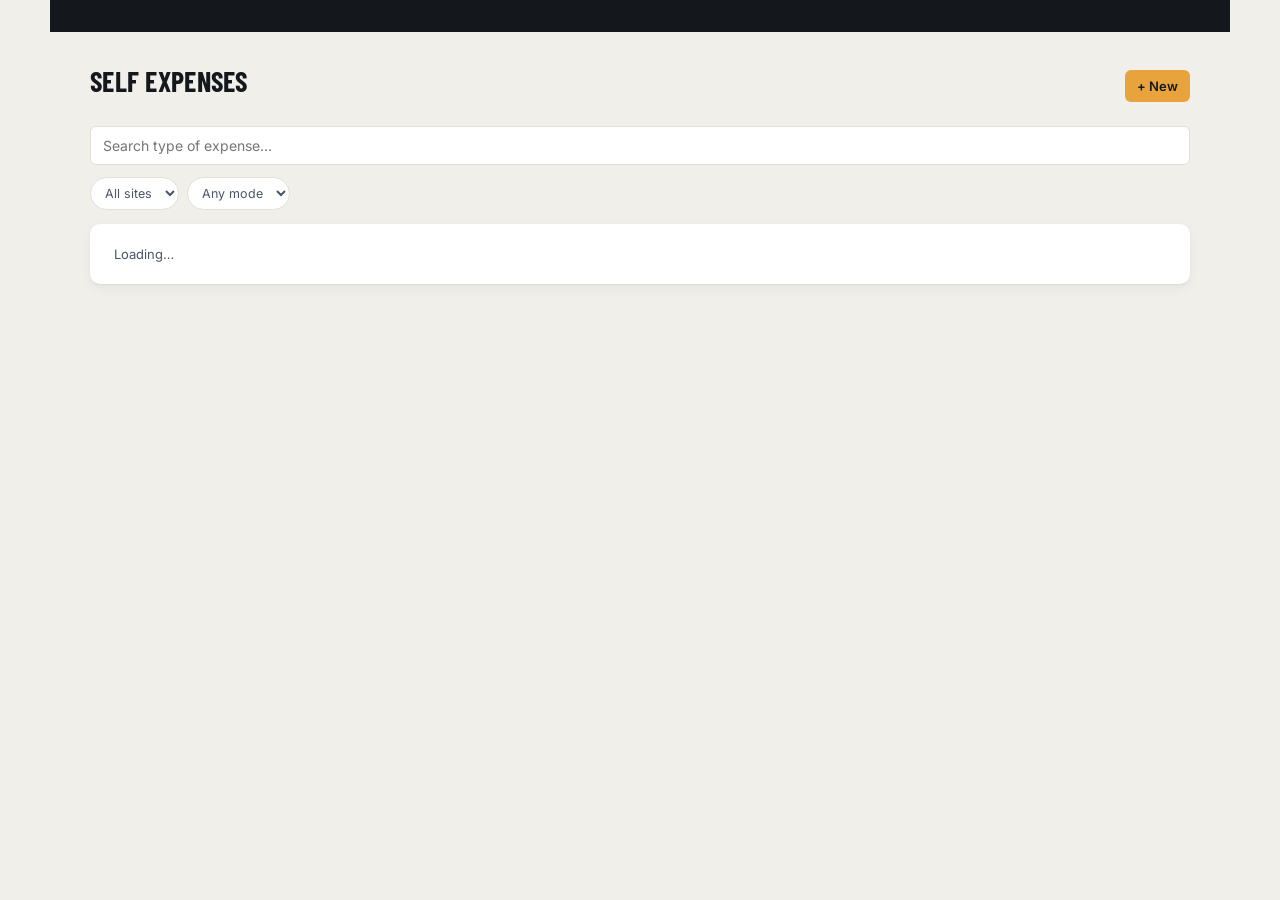
<file: self-expenses.html>
<!DOCTYPE html>
<html lang="en">
<head>
<meta charset="UTF-8">
<meta name="viewport" content="width=device-width, initial-scale=1.0">
<title>Finance Hub — Self Expenses</title>
<link rel="stylesheet" href="assets/style.css">
<script src="assets/supabase-config.js"></script>
</head>
<body>
  <div class="app-shell">
    <header class="app-header" id="appHeader"></header>
    <main class="page">
      <div class="flex between center">
        <div class="page-title">Self Expenses</div>
        <button class="btn btn-primary btn-sm" id="toggleFormBtn">+ New</button>
      </div>
      <div class="subnav-strip" id="subNav"></div>
      <div id="banner" class="banner hidden"></div>

      <form id="expenseForm" class="card hidden">
        <div class="field"><label for="siteSel">Site</label><select id="siteSel" required></select></div>
        <div class="field"><label for="txnDate">Date</label><input type="date" id="txnDate" required></div>
        <div class="field"><label for="amount">Amount</label><input type="number" id="amount" min="0.01" step="0.01" required></div>
        <div class="field"><label for="expenseType">Type of expense</label><input type="text" id="expenseType" placeholder="e.g. Travel, Site supplies" required></div>
        <div class="field"><label for="remark">Remarks</label><textarea id="remark" rows="2"></textarea></div>
        <div class="field">
          <label>Payment mode</label>
          <div class="mode-toggle">
            <label><input type="radio" name="paymentMode" value="Cash" checked><span>Cash</span></label>
            <label><input type="radio" name="paymentMode" value="Online"><span>Online</span></label>
          </div>
        </div>
        <div class="field"><label for="attachments">Attachment</label><input type="file" id="attachments" multiple accept=".pdf,.jpg,.jpeg,.png"></div>
        <div class="btn-row">
          <button type="submit" class="btn btn-primary" id="saveBtn">Save Expense</button>
          <button type="button" class="btn btn-secondary" id="cancelBtn">Cancel</button>
        </div>
      </form>

      <div class="search-bar"><input type="search" id="searchBox" placeholder="Search type of expense…"></div>
      <div class="filter-row">
        <select id="filterSite"><option value="">All sites</option></select>
        <select id="filterMode"><option value="">Any mode</option><option value="Cash">Cash</option><option value="Online">Online</option></select>
      </div>
      <div class="card" id="listCard"><div class="text-sm text-muted">Loading…</div></div>
    </main>
    <nav class="bottom-nav" id="bottomNav"></nav>
  </div>

  <script type="module">
    import {
      requireAuth, supabase, renderChrome, renderSubNav, currentSiteId, getSites,
      formatINR, formatDate, todayISO, showBanner, debounce, logAudit, archiveRecord, siteColor, getAttachments, getAttachmentUrl
    } from './assets/app.js';

    let auth, sites;
    (async () => {
      auth = await requireAuth(); if (!auth) return;
      await renderChrome({ activeNav: 'transactions' });
      renderSubNav('self');
      sites = await getSites();
      document.getElementById('siteSel').innerHTML = sites.map(s => `<option value="${s.id}">${s.site_name}</option>`).join('');
      document.getElementById('filterSite').innerHTML += sites.map(s => `<option value="${s.id}">${s.site_name}</option>`).join('');
      document.getElementById('txnDate').value = todayISO();

      const form = document.getElementById('expenseForm');
      const toggleBtn = document.getElementById('toggleFormBtn');
      const openForm = () => { form.classList.remove('hidden'); toggleBtn.classList.add('hidden'); };
      toggleBtn.addEventListener('click', openForm);
      document.getElementById('cancelBtn').addEventListener('click', () => { form.classList.add('hidden'); toggleBtn.classList.remove('hidden'); form.reset(); });
      if (new URLSearchParams(location.search).get('new') === '1') openForm();

      const banner = document.getElementById('banner');
      form.addEventListener('submit', async (e) => {
        e.preventDefault();
        const saveBtn = document.getElementById('saveBtn'); saveBtn.disabled = true;
        try {
          const amount = parseFloat(document.getElementById('amount').value);
          if (!(amount > 0)) throw new Error('Amount must be greater than zero.');
          const payload = {
            site_id: document.getElementById('siteSel').value,
            transaction_date: document.getElementById('txnDate').value,
            amount,
            description: document.getElementById('expenseType').value.trim(),
            expense_type: document.getElementById('expenseType').value.trim(),
            remark: document.getElementById('remark').value.trim() || null,
            payment_mode: document.querySelector('input[name="paymentMode"]:checked').value,
            paid_by: auth.profile.name,
            source_type: 'manual',
            created_by: auth.profile.id,
          };
          const { data: inserted, error } = await supabase.from('expense_transactions').insert(payload).select().single();
          if (error) throw error;
          const files = document.getElementById('attachments').files;
          for (const file of files) {
            const path = `expense_transactions/${inserted.id}/${Date.now()}_${file.name}`;
            const { error: upErr } = await supabase.storage.from('attachments').upload(path, file);
            if (!upErr) await supabase.from('attachments').insert({
              transaction_table: 'expense_transactions', transaction_id: inserted.id,
              file_path: path, file_name: file.name, file_type: file.type, uploaded_by: auth.profile.id
            });
          }
          await logAudit('create', 'expense_transactions', inserted.id, { amount, self: true });
          showBanner(banner, 'Saved — self expense recorded', 'success');
          form.reset(); document.getElementById('txnDate').value = todayISO();
          form.classList.add('hidden'); toggleBtn.classList.remove('hidden');
          loadList();
        } catch (err) {
          showBanner(banner, err.message || 'Could not save expense.', 'error');
        } finally { saveBtn.disabled = false; }
      });

      async function loadList() {
        const listCard = document.getElementById('listCard');
        let q = supabase.from('expense_transactions').select('*').eq('status', 'active').eq('paid_by', auth.profile.name).order('transaction_date', { ascending: false }).limit(100);
        const siteId = currentSiteId(); if (siteId !== 'all') q = q.eq('site_id', siteId);
        const fSite = document.getElementById('filterSite').value; if (fSite) q = q.eq('site_id', fSite);
        const fMode = document.getElementById('filterMode').value; if (fMode) q = q.eq('payment_mode', fMode);
        const search = document.getElementById('searchBox').value.trim();
        if (search) q = q.ilike('expense_type', `%${search}%`);
        const { data, error } = await q;
        if (error) { listCard.innerHTML = `<div class="text-sm" style="color:var(--expense)">${error.message}</div>`; return; }
        if (!data || data.length === 0) {
          listCard.innerHTML = `<div class="empty-state"><span class="icon">◍</span><div class="title">No self expenses found</div><div>Adjust filters or add a new expense.</div></div>`;
          return;
        }
        const siteMap = Object.fromEntries(sites.map(s => [s.id, s.site_name]));
        listCard.innerHTML = data.map(t => `
          <div class="txn-row">
            <div class="txn-main">
              <div class="txn-party">${t.expense_type || t.description || 'Self expense'}</div>
              <div class="txn-meta">
                <span class="site-tag"><span class="site-dot" style="background:${siteColor(t.site_id, sites)}"></span>${siteMap[t.site_id] || ''}</span>
                <span class="chip ${t.payment_mode ? t.payment_mode.toLowerCase() : ''}">${t.payment_mode || ''}</span>
                ${formatDate(t.transaction_date)}
              </div>
            </div>
            <div class="txn-amount"><div class="amt debit">${formatINR(t.amount)}</div></div>
          </div>
          <div class="txn-actions">
            <button class="attach-chip view-attach-btn" data-id="${t.id}">📎 Attachments</button>
            <button class="txn-action-link archive-btn" data-id="${t.id}">Archive</button>
          </div>`).join('');

        listCard.querySelectorAll('.archive-btn').forEach(btn => {
          btn.addEventListener('click', async () => {
            if (!confirm('Archive this expense? It will no longer show in lists or totals, but stays in the database.')) return;
            const ok = await archiveRecord('expense_transactions', btn.dataset.id);
            if (ok) loadList(); else showBanner(banner, 'Could not archive this record.', 'error');
          });
        });
        listCard.querySelectorAll('.view-attach-btn').forEach(btn => {
          btn.addEventListener('click', () => showAttachments('expense_transactions', btn.dataset.id));
        });
      }

      async function showAttachments(table, id) {
        const files = await getAttachments(table, id);
        if (!files.length) { alert('No attachments on this entry.'); return; }
        for (const f of files) {
          const url = await getAttachmentUrl(f.file_path);
          if (url) window.open(url, '_blank');
        }
      }
      [document.getElementById('filterSite'), document.getElementById('filterMode')].forEach(el => el.addEventListener('change', loadList));
      document.getElementById('searchBox').addEventListener('input', debounce(loadList, 300));
      loadList();
    })();
  </script>
</body>
</html>
</file>
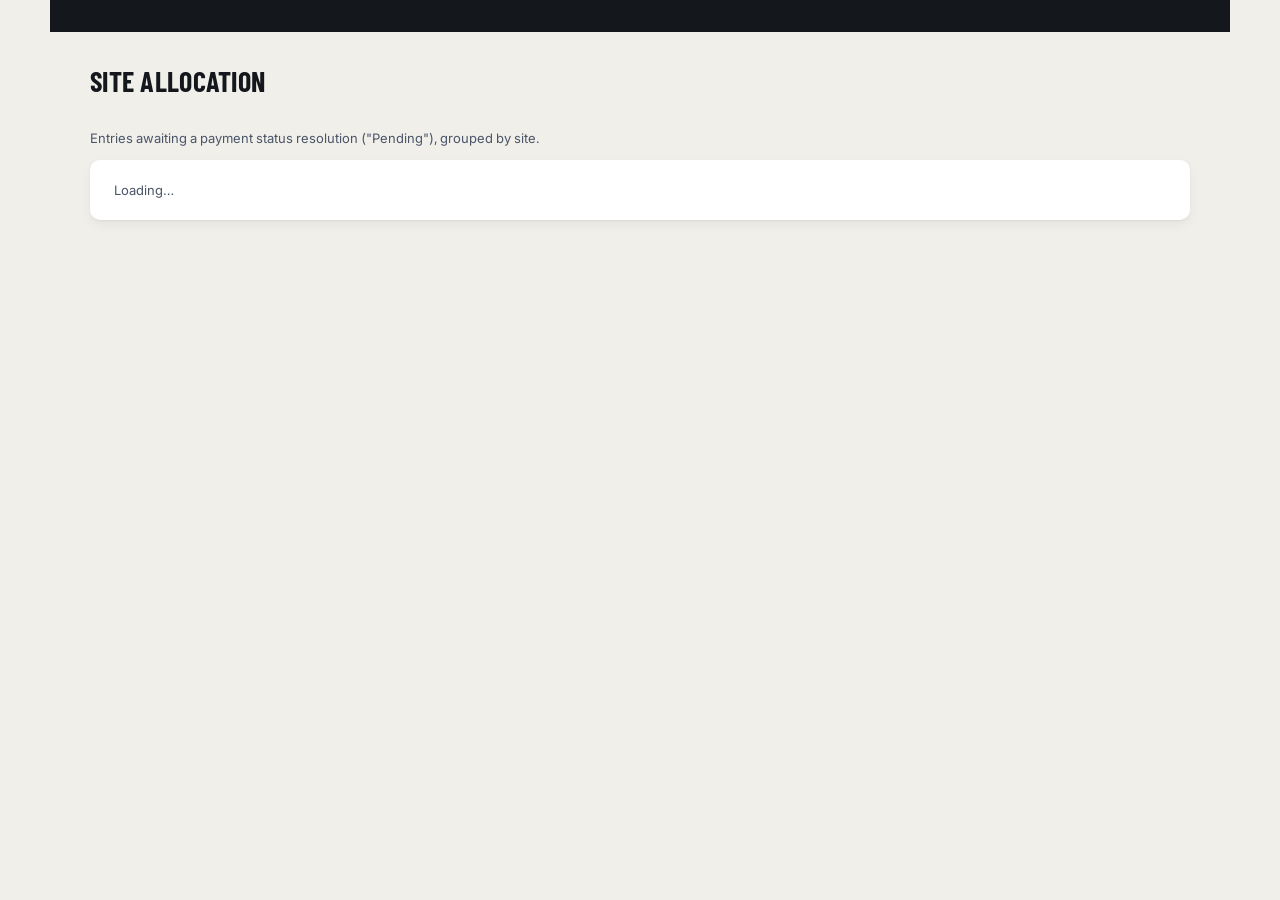
<file: site-allocation.html>
<!DOCTYPE html>
<html lang="en">
<head>
<meta charset="UTF-8">
<meta name="viewport" content="width=device-width, initial-scale=1.0">
<title>Finance Hub — Site Allocation</title>
<link rel="stylesheet" href="assets/style.css">
<script src="assets/supabase-config.js"></script>
</head>
<body>
  <div class="app-shell">
    <header class="app-header" id="appHeader"></header>
    <main class="page">
      <div class="page-title">Site Allocation</div>
      <div class="subnav-strip" id="subNav"></div>
      <p class="text-sm text-muted mt-8" style="margin-bottom:14px;">Entries awaiting a payment status resolution ("Pending"), grouped by site.</p>
      <div class="card" id="pendingList"><div class="text-sm text-muted">Loading…</div></div>
    </main>
    <nav class="bottom-nav" id="bottomNav"></nav>
  </div>

  <script type="module">
    import { requireAuth, supabase, renderChrome, renderSubNav, getSites, formatINR, formatDate, siteColor } from './assets/app.js';

    (async () => {
      const auth = await requireAuth(); if (!auth) return;
      await renderChrome({ activeNav: 'transactions' });
      renderSubNav('allocation');
      const sites = await getSites();
      const siteMap = Object.fromEntries(sites.map(s => [s.id, s.site_name]));

      const tables = [
        { table: 'expense_transactions', dateCol: 'transaction_date', nameCol: 'party_name_snapshot', label: 'Expense' },
        { table: 'contractor_payments', dateCol: 'payment_date', nameCol: 'contractor_name_snapshot', label: 'Contractor' },
        { table: 'labour_payments', dateCol: 'payment_date', nameCol: 'labour_name_snapshot', label: 'Labour' },
      ];

      const all = [];
      for (const t of tables) {
        const { data, error } = await supabase.from(t.table).select('*').eq('status', 'active').eq('payment_status', 'Pending');
        if (!error) data.forEach(r => all.push({ ...r, __table: t.label, __date: r[t.dateCol], __name: r[t.nameCol] }));
      }

      const listEl = document.getElementById('pendingList');
      if (all.length === 0) {
        listEl.innerHTML = `<div class="empty-state"><span class="icon">✓</span><div class="title">Nothing pending</div><div>All entries have a resolved payment status.</div></div>`;
        return;
      }
      all.sort((a, b) => new Date(b.__date) - new Date(a.__date));
      listEl.innerHTML = all.map(r => `
        <div class="txn-row">
          <div class="txn-main">
            <div class="txn-party">${r.__name || '—'}</div>
            <div class="txn-meta">
              <span class="site-tag"><span class="site-dot" style="background:${siteColor(r.site_id, sites)}"></span>${siteMap[r.site_id] || ''}</span>
              <span class="chip pending">${r.__table}</span>
              ${formatDate(r.__date)}
            </div>
          </div>
          <div class="txn-amount"><div class="amt debit">${formatINR(r.amount)}</div></div>
        </div>`).join('');
    })();
  </script>
</body>
</html>
</file>
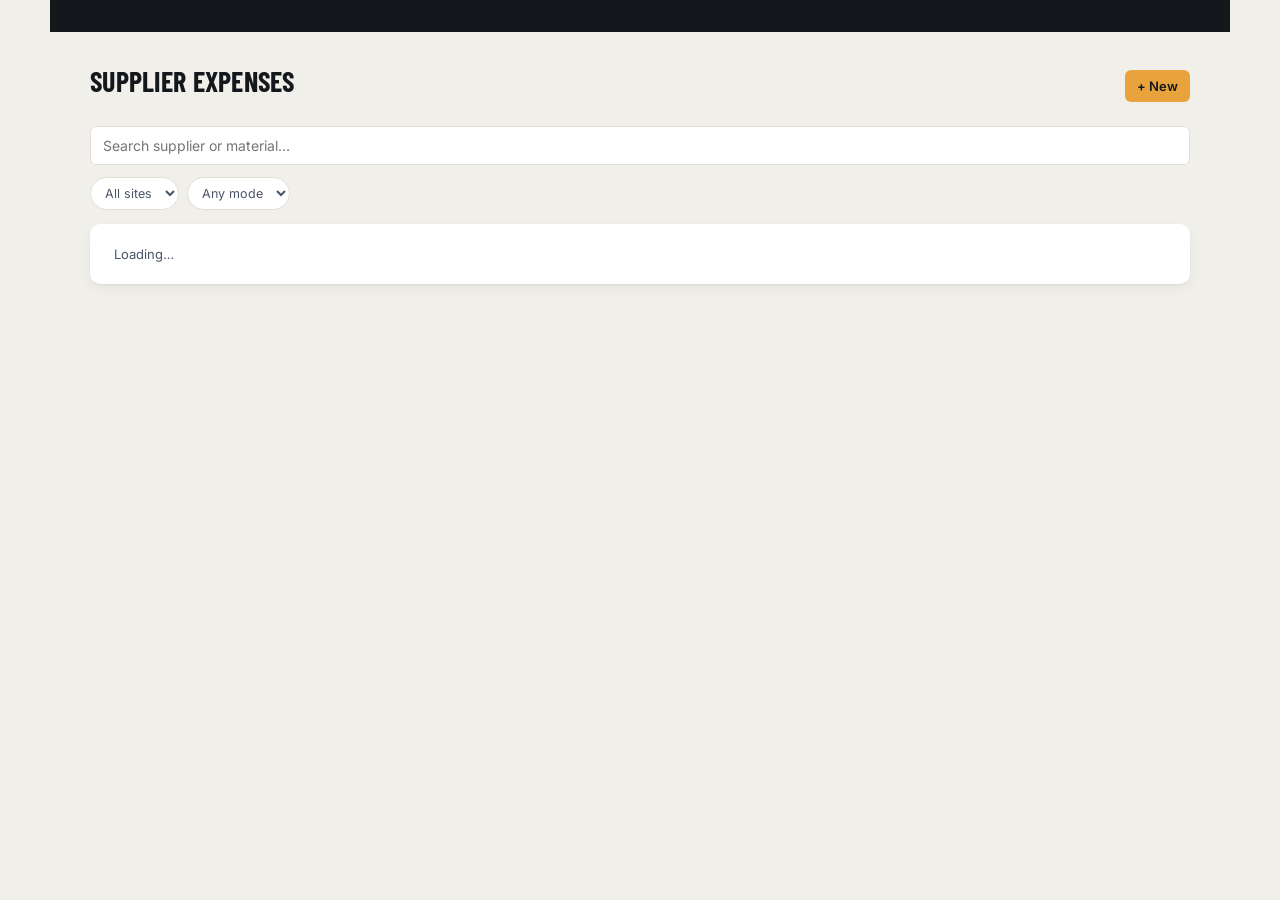
<file: supplier-expenses.html>
<!DOCTYPE html>
<html lang="en">
<head>
<meta charset="UTF-8">
<meta name="viewport" content="width=device-width, initial-scale=1.0">
<title>Finance Hub — Supplier Expenses</title>
<link rel="stylesheet" href="assets/style.css">
<script src="assets/supabase-config.js"></script>
</head>
<body>
  <div class="app-shell">
    <header class="app-header" id="appHeader"></header>
    <main class="page">
      <div class="flex between center">
        <div class="page-title">Supplier Expenses</div>
        <button class="btn btn-primary btn-sm" id="toggleFormBtn">+ New</button>
      </div>
      <div class="subnav-strip" id="subNav"></div>
      <div id="banner" class="banner hidden"></div>

      <form id="expenseForm" class="card hidden">
        <div class="repeat-banner hidden" id="repeatBanner">
          <span>Repeat your last expense entry?</span>
          <button type="button" id="repeatBtn">Use it</button>
        </div>
        <div class="field">
          <label for="supplierName">Supplier</label>
          <div class="recent-parties" id="recentParties"></div>
          <input type="text" id="supplierName" list="supplierList" required>
          <datalist id="supplierList"></datalist>
        </div>
        <div class="field"><label for="siteSel">Site</label><select id="siteSel" required></select></div>
        <div class="field"><label for="txnDate">Date</label><input type="date" id="txnDate" required></div>
        <div class="field"><label for="description">Description</label><input type="text" id="description"></div>
        <div class="field"><label for="material">Material</label><input type="text" id="material"></div>
        <div class="field"><label for="expenseHead">Expense head</label><input type="text" id="expenseHead"></div>
        <div class="field"><label for="amount">Amount Paid (Debit)</label><input type="number" id="amount" min="0.01" step="0.01" required></div>
        <div class="field"><label for="billAmount">Total Bill Amount (Credit — leave blank if same as Amount Paid)</label><input type="number" id="billAmount" min="0.01" step="0.01"><div class="hint">Use this when only part of the bill has been paid — e.g. bill ₹87,350, paid ₹50,000 so far.</div></div>
        <div class="field">
          <label>Payment status</label>
          <div class="mode-toggle">
            <label><input type="radio" name="payStatus" value="Paid" checked><span>Paid</span></label>
            <label><input type="radio" name="payStatus" value="Pending"><span>Pending</span></label>
          </div>
        </div>
        <div class="field"><label for="paidBy">Paid by</label><input type="text" id="paidBy"></div>
        <div class="field">
          <label>Payment mode</label>
          <div class="mode-toggle">
            <label><input type="radio" name="paymentMode" value="Cash" checked><span>Cash</span></label>
            <label><input type="radio" name="paymentMode" value="Online"><span>Online</span></label>
          </div>
        </div>
        <div class="field"><label for="remark">Remarks</label><textarea id="remark" rows="2"></textarea></div>
        <div class="field"><label for="attachments">Attachments</label><input type="file" id="attachments" multiple accept=".pdf,.jpg,.jpeg,.png"></div>
        <div class="btn-row">
          <button type="submit" class="btn btn-primary" id="saveBtn">Save Expense</button>
          <button type="button" class="btn btn-secondary" id="cancelBtn">Cancel</button>
        </div>
      </form>

      <div class="search-bar"><input type="search" id="searchBox" placeholder="Search supplier or material…"></div>
      <div class="filter-row">
        <select id="filterSite"><option value="">All sites</option></select>
        <select id="filterMode"><option value="">Any mode</option><option value="Cash">Cash</option><option value="Online">Online</option></select>
      </div>
      <div class="card" id="listCard"><div class="text-sm text-muted">Loading…</div></div>
    </main>
    <nav class="bottom-nav" id="bottomNav"></nav>
  </div>

  <script type="module">
    import {
      requireAuth, supabase, renderChrome, renderSubNav, currentSiteId, getSites,
      formatINR, formatDate, todayISO, showBanner, debounce, logAudit, findOrCreateParty, archiveRecord, siteColor,
      getRecentPartyNames, getLastEntry, getAttachments, getAttachmentUrl
    } from './assets/app.js';

    let auth, sites;
    (async () => {
      auth = await requireAuth(); if (!auth) return;
      await renderChrome({ activeNav: 'transactions' });
      renderSubNav('supplier');
      sites = await getSites();
      document.getElementById('siteSel').innerHTML = sites.map(s => `<option value="${s.id}">${s.site_name}</option>`).join('');
      document.getElementById('filterSite').innerHTML += sites.map(s => `<option value="${s.id}">${s.site_name}</option>`).join('');
      document.getElementById('txnDate').value = todayISO();

      getRecentPartyNames('expense_transactions', 'party_name_snapshot', 'transaction_date').then(names => {
        document.getElementById('recentParties').innerHTML = names.map(n =>
          `<button type="button" class="recent-chip" data-name="${n}">${n}</button>`).join('');
        document.querySelectorAll('.recent-chip').forEach(chip => {
          chip.addEventListener('click', () => { document.getElementById('supplierName').value = chip.dataset.name; });
        });
      });
      getLastEntry('expense_transactions', currentSiteId()).then(last => {
        if (!last) return;
        document.getElementById('repeatBanner').classList.remove('hidden');
        document.getElementById('repeatBtn').addEventListener('click', () => {
          document.getElementById('supplierName').value = last.party_name_snapshot || '';
          document.getElementById('siteSel').value = last.site_id;
          if (last.payment_mode) document.querySelector(`input[name="paymentMode"][value="${last.payment_mode}"]`).checked = true;
          document.getElementById('repeatBanner').classList.add('hidden');
        });
      });

      const form = document.getElementById('expenseForm');
      const toggleBtn = document.getElementById('toggleFormBtn');
      const openForm = () => { form.classList.remove('hidden'); toggleBtn.classList.add('hidden'); };
      toggleBtn.addEventListener('click', openForm);
      document.getElementById('cancelBtn').addEventListener('click', () => { form.classList.add('hidden'); toggleBtn.classList.remove('hidden'); form.reset(); });
      if (new URLSearchParams(location.search).get('new') === '1') openForm();

      const supplierInput = document.getElementById('supplierName');
      supplierInput.addEventListener('input', debounce(async () => {
        const { data } = await supabase.from('parties').select('party_name').eq('party_type', 'Supplier').ilike('party_name', `%${supplierInput.value}%`).limit(10);
        document.getElementById('supplierList').innerHTML = (data || []).map(p => `<option value="${p.party_name}">`).join('');
      }, 250));

      const banner = document.getElementById('banner');
      form.addEventListener('submit', async (e) => {
        e.preventDefault();
        const saveBtn = document.getElementById('saveBtn'); saveBtn.disabled = true;
        try {
          const supplierName = supplierInput.value.trim();
          const amount = parseFloat(document.getElementById('amount').value);
          if (!(amount > 0)) throw new Error('Amount must be greater than zero.');
          const billAmountRaw = document.getElementById('billAmount').value;
          const billAmount = billAmountRaw ? parseFloat(billAmountRaw) : amount;
          const party = supplierName ? await findOrCreateParty(supplierName, 'Supplier') : null;
          const payload = {
            site_id: document.getElementById('siteSel').value,
            transaction_date: document.getElementById('txnDate').value,
            description: document.getElementById('description').value.trim() || null,
            party_id: party?.id || null,
            party_name_snapshot: supplierName || null,
            material_name: document.getElementById('material').value.trim() || null,
            expense_head: document.getElementById('expenseHead').value.trim() || null,
            amount,
            expense_amount: billAmount,
            debit_amount: amount,
            payment_status: document.querySelector('input[name="payStatus"]:checked').value,
            paid_by: document.getElementById('paidBy').value.trim() || null,
            payment_mode: document.querySelector('input[name="paymentMode"]:checked').value,
            remark: document.getElementById('remark').value.trim() || null,
            source_type: 'manual',
            created_by: auth.profile.id,
          };
          const { data: inserted, error } = await supabase.from('expense_transactions').insert(payload).select().single();
          if (error) throw error;

          const files = document.getElementById('attachments').files;
          for (const file of files) {
            const path = `expense_transactions/${inserted.id}/${Date.now()}_${file.name}`;
            const { error: upErr } = await supabase.storage.from('attachments').upload(path, file);
            if (!upErr) await supabase.from('attachments').insert({
              transaction_table: 'expense_transactions', transaction_id: inserted.id,
              file_path: path, file_name: file.name, file_type: file.type, uploaded_by: auth.profile.id
            });
          }
          await logAudit('create', 'expense_transactions', inserted.id, { amount, supplier: supplierName });
          showBanner(banner, `Saved — expense recorded`, 'success');
          form.reset(); document.getElementById('txnDate').value = todayISO();
          form.classList.add('hidden'); toggleBtn.classList.remove('hidden');
          loadList();
        } catch (err) {
          showBanner(banner, err.message || 'Could not save expense.', 'error');
        } finally { saveBtn.disabled = false; }
      });

      async function loadList() {
        const listCard = document.getElementById('listCard');
        let q = supabase.from('expense_transactions').select('*').eq('status', 'active').order('transaction_date', { ascending: false }).limit(100);
        const siteId = currentSiteId(); if (siteId !== 'all') q = q.eq('site_id', siteId);
        const fSite = document.getElementById('filterSite').value; if (fSite) q = q.eq('site_id', fSite);
        const fMode = document.getElementById('filterMode').value; if (fMode) q = q.eq('payment_mode', fMode);
        const search = document.getElementById('searchBox').value.trim();
        if (search) q = q.or(`party_name_snapshot.ilike.%${search}%,material_name.ilike.%${search}%`);
        const { data, error } = await q;
        if (error) { listCard.innerHTML = `<div class="text-sm" style="color:var(--expense)">${error.message}</div>`; return; }
        if (!data || data.length === 0) {
          listCard.innerHTML = `<div class="empty-state"><span class="icon">⇩</span><div class="title">No expenses found</div><div>Adjust filters or add a new expense.</div></div>`;
          return;
        }
        const siteMap = Object.fromEntries(sites.map(s => [s.id, s.site_name]));
        listCard.innerHTML = data.map(t => `
          <div class="txn-row">
            <div class="txn-main">
              <div class="txn-party">${t.party_name_snapshot || t.material_name || 'Expense'}</div>
              <div class="txn-meta">
                <span class="site-tag"><span class="site-dot" style="background:${siteColor(t.site_id, sites)}"></span>${siteMap[t.site_id] || ''}</span>
                <span class="chip ${t.payment_mode ? t.payment_mode.toLowerCase() : ''}">${t.payment_mode || ''}</span>
                <span class="chip ${t.payment_status === 'Paid' ? 'paid' : 'pending'}">${t.payment_status || ''}</span>
                ${formatDate(t.transaction_date)}
              </div>
            </div>
            <div class="txn-amount"><div class="amt debit">${formatINR(t.amount)}</div>${t.expense_amount != null && t.debit_amount != null && Number(t.expense_amount) !== Number(t.debit_amount) ? `<div class="text-sm text-muted">Credit ${formatINR(t.expense_amount)} · Debit ${formatINR(t.debit_amount)}</div>` : ''}</div>
          </div>
          <div class="txn-actions">
            <button class="attach-chip view-attach-btn" data-id="${t.id}">📎 Attachments</button>
            ${t.party_name_snapshot ? `<a class="txn-action-link" href="reports.html?type=party&party=${encodeURIComponent(t.party_name_snapshot)}">History</a>` : ''}
            <button class="txn-action-link archive-btn" data-id="${t.id}">Archive</button>
          </div>`).join('');

        listCard.querySelectorAll('.archive-btn').forEach(btn => {
          btn.addEventListener('click', async () => {
            if (!confirm('Archive this expense? It will no longer show in lists or totals, but stays in the database.')) return;
            const ok = await archiveRecord('expense_transactions', btn.dataset.id);
            if (ok) loadList(); else showBanner(banner, 'Could not archive this record.', 'error');
          });
        });
        listCard.querySelectorAll('.view-attach-btn').forEach(btn => {
          btn.addEventListener('click', () => showAttachments('expense_transactions', btn.dataset.id));
        });
      }

      async function showAttachments(table, id) {
        const files = await getAttachments(table, id);
        if (!files.length) { alert('No attachments on this entry.'); return; }
        for (const f of files) {
          const url = await getAttachmentUrl(f.file_path);
          if (url) window.open(url, '_blank');
        }
      }
      [document.getElementById('filterSite'), document.getElementById('filterMode')].forEach(el => el.addEventListener('change', loadList));
      document.getElementById('searchBox').addEventListener('input', debounce(loadList, 300));
      loadList();
    })();
  </script>
</body>
</html>
</file>
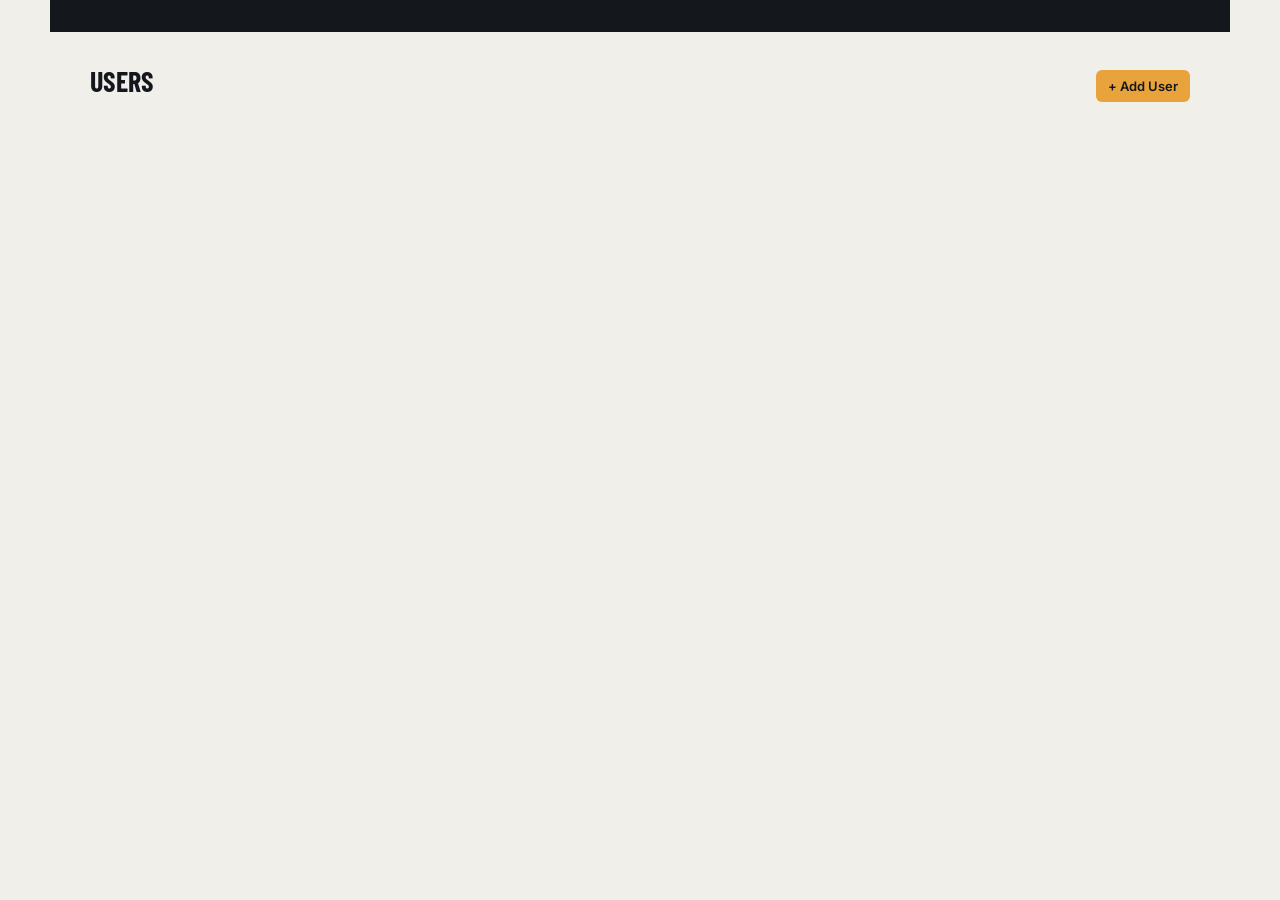
<file: users.html>
<!DOCTYPE html>
<html lang="en">
<head>
<meta charset="UTF-8">
<meta name="viewport" content="width=device-width, initial-scale=1.0">
<title>Finance Hub — Users</title>
<link rel="stylesheet" href="assets/style.css">
<script src="assets/supabase-config.js"></script>
</head>
<body>
  <div class="app-shell">
    <header class="app-header" id="appHeader"></header>
    <main class="page">
      <div class="flex between center">
        <div class="page-title">Users</div>
        <button class="btn btn-primary btn-sm" id="toggleFormBtn">+ Add User</button>
      </div>
      <div id="banner" class="banner hidden"></div>

      <div id="notAdmin" class="empty-state hidden">
        <span class="icon">◎</span>
        <div class="title">Super Admin only</div>
        <div>Ask your Super Admin to manage users.</div>
      </div>

      <div id="adminArea" class="hidden">
        <form id="userForm" class="card hidden">
          <div class="field"><label for="uName">Name</label><input type="text" id="uName" required></div>
          <div class="field"><label for="uMobile">Mobile</label><input type="tel" id="uMobile" placeholder="10-digit mobile"></div>
          <div class="field"><label for="uEmail">Email</label><input type="email" id="uEmail" required></div>
          <div class="field">
            <label for="uRole">Role</label>
            <select id="uRole">
              <option value="viewer">Viewer</option>
              <option value="site_manager">Site Manager</option>
              <option value="accountant">Accountant</option>
              <option value="super_admin">Super Admin</option>
            </select>
          </div>
          <div class="field">
            <label>Site access</label>
            <div id="siteChecks"></div>
          </div>
          <div class="hint" style="margin-bottom:12px;">
            New users are created via Supabase Auth invite (magic link). They'll set a password on first login,
            then must verify OTP as configured.
          </div>
          <div class="btn-row">
            <button type="submit" class="btn btn-primary" id="saveUserBtn">Send Invite</button>
            <button type="button" class="btn btn-secondary" id="cancelUserBtn">Cancel</button>
          </div>
        </form>

        <div class="card" id="userList"><div class="text-sm text-muted">Loading…</div></div>
      </div>
    </main>
    <nav class="bottom-nav" id="bottomNav"></nav>
  </div>

  <script type="module">
    import { requireAuth, supabase, renderChrome, getSites, showBanner, logAudit } from './assets/app.js';

    (async () => {
      const auth = await requireAuth(); if (!auth) return;
      await renderChrome({ activeNav: 'users' });

      if (auth.profile.role !== 'super_admin') {
        document.getElementById('notAdmin').classList.remove('hidden');
        return;
      }
      document.getElementById('adminArea').classList.remove('hidden');

      const sites = await getSites();
      document.getElementById('siteChecks').innerHTML = sites.map(s => `
        <label style="display:flex;align-items:center;gap:6px;margin-bottom:6px;text-transform:none;font-size:14px;font-weight:400;">
          <input type="checkbox" value="${s.id}" class="siteChk" style="width:auto;"> ${s.site_name}
        </label>`).join('');

      const form = document.getElementById('userForm');
      const toggleBtn = document.getElementById('toggleFormBtn');
      toggleBtn.addEventListener('click', () => { form.classList.remove('hidden'); toggleBtn.classList.add('hidden'); });
      document.getElementById('cancelUserBtn').addEventListener('click', () => { form.classList.add('hidden'); toggleBtn.classList.remove('hidden'); form.reset(); });

      const banner = document.getElementById('banner');
      form.addEventListener('submit', async (e) => {
        e.preventDefault();
        const saveBtn = document.getElementById('saveUserBtn'); saveBtn.disabled = true;
        try {
          const email = document.getElementById('uEmail').value.trim();
          const name = document.getElementById('uName').value.trim();
          const role = document.getElementById('uRole').value;
          const mobile = document.getElementById('uMobile').value.trim() || null;
          const selectedSites = [...document.querySelectorAll('.siteChk:checked')].map(c => c.value);

          // NOTE: inviting a user requires the Supabase service role key, which must never
          // live in client-side code. In production, call a Supabase Edge Function (with the
          // service key stored as a server secret) that performs supabase.auth.admin.inviteUserByEmail().
          // This UI calls that function by name — deploy it as 'invite-user' in your project.
          const { data, error } = await supabase.functions.invoke('invite-user', {
            body: { email, name, role, mobile, sites: selectedSites }
          });
          if (error) throw error;

          await logAudit('create', 'profiles', data?.userId || null, { email, role });
          showBanner(banner, `Invite sent to ${email}.`, 'success');
          form.reset();
          form.classList.add('hidden'); toggleBtn.classList.remove('hidden');
          loadUsers();
        } catch (err) {
          showBanner(banner, err.message || 'Could not invite user. Have you deployed the invite-user Edge Function?', 'error');
        } finally { saveBtn.disabled = false; }
      });

      async function loadUsers() {
        const listEl = document.getElementById('userList');
        const { data, error } = await supabase.from('profiles').select('*').order('created_at', { ascending: false });
        if (error) { listEl.innerHTML = `<div class="text-sm" style="color:var(--expense)">${error.message}</div>`; return; }
        listEl.innerHTML = data.map(u => `
          <div class="txn-row">
            <div class="txn-main">
              <div class="txn-party">${u.name}</div>
              <div class="txn-meta">${u.email || u.mobile || ''} · ${u.role.replace('_',' ')}</div>
            </div>
            <div class="flex gap-8 center">
              <span class="chip ${u.status === 'active' ? 'paid' : 'pending'}">${u.status}</span>
              <button class="btn btn-sm btn-secondary toggleStatusBtn" data-id="${u.id}" data-status="${u.status}">
                ${u.status === 'active' ? 'Deactivate' : 'Activate'}
              </button>
            </div>
          </div>`).join('');

        document.querySelectorAll('.toggleStatusBtn').forEach(btn => {
          btn.addEventListener('click', async () => {
            const id = btn.dataset.id;
            const newStatus = btn.dataset.status === 'active' ? 'inactive' : 'active';
            const { error } = await supabase.from('profiles').update({ status: newStatus }).eq('id', id);
            if (!error) { await logAudit('update', 'profiles', id, { status: newStatus }); loadUsers(); }
          });
        });
      }

      loadUsers();
    })();
  </script>
</body>
</html>
</file>
<file: assets/style.css>
/* ================================================================
   FINANCE HUB — DESIGN SYSTEM
   Concept: a site ledger built for the field — stenciled site tags,
   steel structure, safety-amber accents. Mobile-first, glance-fast.
   ================================================================ */

@import url('https://fonts.googleapis.com/css2?family=Barlow+Condensed:wght@600;700&family=Inter:wght@400;500;600;700&family=Inter:ital@0;1&display=swap');

:root {
  /* --- palette --- */
  --ink:        #14181D;
  --steel:      #4A5568;
  --steel-soft: #8A94A3;
  --concrete:   #F1EFEA;
  --card:       #FFFFFF;
  --line:       #E3DFD6;

  --amber:      #E8A33D;
  --amber-dark: #C2811F;
  --receipt:    #2F855A;
  --receipt-bg: #E7F3EC;
  --expense:    #C0392B;
  --expense-bg: #FBEAE8;
  --info:       #2B6CB0;

  /* --- type --- */
  --font-display: 'Barlow Condensed', sans-serif;
  --font-body: 'Inter', sans-serif;

  /* --- shape --- */
  --radius: 10px;
  --radius-sm: 6px;
  --shadow: 0 1px 2px rgba(20,24,29,0.06), 0 4px 12px rgba(20,24,29,0.05);
}

* { box-sizing: border-box; }
html, body {
  margin: 0; padding: 0;
  background: var(--concrete);
  color: var(--ink);
  font-family: var(--font-body);
  font-variant-numeric: tabular-nums;
  -webkit-font-smoothing: antialiased;
}
a { color: inherit; text-decoration: none; }
button { font-family: inherit; cursor: pointer; }
input, select, textarea { font-family: inherit; }

/* --- App shell --- */
.app-shell {
  max-width: 480px;
  margin: 0 auto;
  min-height: 100vh;
  background: var(--concrete);
  display: flex;
  flex-direction: column;
  padding-bottom: 76px; /* room for bottom nav */
}

/* --- Header --- */
.app-header {
  background: var(--ink);
  color: #fff;
  padding: 14px 16px;
  display: flex;
  align-items: center;
  justify-content: space-between;
  position: sticky;
  top: 0;
  z-index: 20;
}
.app-header .brand {
  font-family: var(--font-display);
  font-weight: 700;
  font-size: 22px;
  letter-spacing: 0.02em;
  text-transform: uppercase;
  display: flex;
  align-items: center;
  gap: 8px;
}
.app-header .brand .dot { color: var(--amber); }
.app-header .header-actions { display: flex; align-items: center; gap: 10px; }
.app-header select#siteSelector {
  background: rgba(255,255,255,0.08);
  color: #fff;
  border: 1px solid rgba(255,255,255,0.18);
  border-radius: var(--radius-sm);
  padding: 6px 8px;
  font-size: 13px;
}
.header-btn {
  background: transparent;
  border: none;
  color: #fff;
  font-size: 13px;
  opacity: 0.85;
}

/* --- Site tag: the signature element --- */
.site-tag {
  display: inline-flex;
  align-items: center;
  font-family: var(--font-display);
  font-weight: 700;
  font-size: 12px;
  letter-spacing: 0.08em;
  text-transform: uppercase;
  color: var(--ink);
  padding: 2px 8px 3px;
  border-bottom: 2px solid var(--amber);
}
.site-tag.on-dark { color: #fff; }

/* --- Page content --- */
.page { padding: 16px; flex: 1; }
.page-title {
  font-family: var(--font-display);
  font-weight: 700;
  font-size: 26px;
  text-transform: uppercase;
  letter-spacing: 0.01em;
  margin: 4px 0 14px;
}

/* --- Cards --- */
.card {
  background: var(--card);
  border-radius: var(--radius);
  box-shadow: var(--shadow);
  padding: 16px;
  margin-bottom: 14px;
}
.card-tight { padding: 12px 14px; }

/* --- Summary grid (dashboard) --- */
.summary-grid {
  display: grid;
  grid-template-columns: 1fr 1fr;
  gap: 10px;
  margin-bottom: 16px;
}
.summary-card {
  background: var(--card);
  border-radius: var(--radius);
  box-shadow: var(--shadow);
  padding: 12px 14px;
  border-left: 4px solid var(--steel-soft);
}
.summary-card.receipts { border-left-color: var(--receipt); }
.summary-card.expenses { border-left-color: var(--expense); }
.summary-card.contractor { border-left-color: var(--info); }
.summary-card.labour { border-left-color: var(--amber-dark); }
.summary-card .label {
  font-size: 11px; text-transform: uppercase; letter-spacing: 0.06em;
  color: var(--steel); font-weight: 600; margin-bottom: 4px;
}
.summary-card .value {
  font-family: var(--font-display); font-size: 24px; font-weight: 700;
}

/* --- Buttons --- */
.btn {
  display: inline-flex; align-items: center; justify-content: center;
  gap: 6px;
  border-radius: var(--radius-sm);
  border: none;
  padding: 12px 16px;
  font-weight: 600;
  font-size: 15px;
  width: 100%;
}
.btn-primary { background: var(--amber); color: var(--ink); }
.btn-primary:active { background: var(--amber-dark); }
.btn-secondary { background: var(--card); color: var(--ink); border: 1px solid var(--line); }
.btn-ghost { background: transparent; color: var(--steel); }
.btn-danger { background: var(--expense-bg); color: var(--expense); }
.btn-sm { padding: 8px 12px; font-size: 13px; width: auto; }
.btn-row { display: flex; gap: 8px; }
.btn-row .btn { flex: 1; }

/* --- Quick actions --- */
.quick-actions {
  display: grid;
  grid-template-columns: repeat(3, 1fr);
  gap: 8px;
  margin-bottom: 16px;
}
.quick-action {
  background: var(--card);
  border-radius: var(--radius);
  box-shadow: var(--shadow);
  padding: 12px 6px;
  text-align: center;
  font-size: 12px;
  font-weight: 600;
  color: var(--ink);
}
.quick-action .icon { font-size: 20px; display: block; margin-bottom: 4px; }

/* --- Forms --- */
.field { margin-bottom: 14px; }
.field label {
  display: block; font-size: 12px; font-weight: 600;
  color: var(--steel); margin-bottom: 5px; text-transform: uppercase; letter-spacing: 0.04em;
}
.field input, .field select, .field textarea {
  width: 100%;
  padding: 11px 12px;
  border: 1px solid var(--line);
  border-radius: var(--radius-sm);
  font-size: 15px;
  background: var(--card);
  color: var(--ink);
}
.field input:focus, .field select:focus, .field textarea:focus {
  outline: 2px solid var(--amber);
  outline-offset: 1px;
  border-color: var(--amber);
}
.field .hint { font-size: 12px; color: var(--steel-soft); margin-top: 4px; }
.field .error { font-size: 12px; color: var(--expense); margin-top: 4px; display: none; }
.field.has-error input, .field.has-error select { border-color: var(--expense); }
.field.has-error .error { display: block; }
.mode-toggle { display: flex; gap: 8px; }
.mode-toggle label {
  flex: 1; text-align: center; padding: 10px; border: 1px solid var(--line);
  border-radius: var(--radius-sm); font-size: 14px; font-weight: 600; cursor: pointer;
  text-transform: none;
}
.mode-toggle input { display: none; }
.mode-toggle input:checked + span { color: var(--ink); }
.mode-toggle label:has(input:checked) { border-color: var(--amber); background: #FDF3E1; }
fieldset { border: none; padding: 0; margin: 0; }

/* --- Transaction list rows --- */
.txn-row {
  display: flex; justify-content: space-between; align-items: center;
  padding: 12px 0; border-bottom: 1px solid var(--line);
}
.txn-row:last-child { border-bottom: none; }
.txn-main { display: flex; flex-direction: column; gap: 3px; }
.txn-party { font-weight: 600; font-size: 14.5px; }
.txn-meta { font-size: 12px; color: var(--steel); display: flex; gap: 6px; align-items: center; }
.txn-amount { text-align: right; }
.txn-amount .amt { font-family: var(--font-display); font-weight: 700; font-size: 17px; }
.txn-amount .amt.credit { color: var(--receipt); }
.txn-amount .amt.debit { color: var(--expense); }
.chip {
  font-size: 10.5px; font-weight: 700; text-transform: uppercase; letter-spacing: 0.03em;
  padding: 2px 6px; border-radius: 4px;
}
.chip.cash { background: #F1EFEA; color: var(--steel); }
.chip.online { background: #E7EEF7; color: var(--info); }
.chip.paid { background: var(--receipt-bg); color: var(--receipt); }
.chip.pending { background: #FDF3E1; color: var(--amber-dark); }

/* --- Search / filter bar --- */
.search-bar {
  display: flex; gap: 8px; margin-bottom: 12px;
}
.search-bar input[type="search"] {
  flex: 1; padding: 10px 12px; border-radius: var(--radius-sm);
  border: 1px solid var(--line); font-size: 14px; background: var(--card);
}
.subnav-strip {
  display: flex; gap: 6px; overflow-x: auto; padding-bottom: 10px; margin-bottom: 4px;
  -webkit-overflow-scrolling: touch;
}
.subnav-strip::-webkit-scrollbar { display: none; }
.subnav-chip {
  flex: 0 0 auto; white-space: nowrap;
  font-size: 12.5px; font-weight: 600; padding: 7px 12px;
  border-radius: 20px; background: var(--card); color: var(--steel);
  border: 1px solid var(--line);
}
.subnav-chip.active { background: var(--ink); color: #fff; border-color: var(--ink); }

/* --- Recent party quick-select --- */
.recent-parties { display: flex; gap: 6px; overflow-x: auto; padding: 2px 0 4px; -webkit-overflow-scrolling: touch; }
.recent-parties::-webkit-scrollbar { display: none; }
.recent-chip {
  flex: 0 0 auto; white-space: nowrap; font-size: 12px; font-weight: 600;
  padding: 6px 11px; border-radius: 20px; background: #FDF3E1; color: var(--amber-dark);
  border: 1px solid #F3DFB0;
}
.recent-chip:active { background: var(--amber); color: var(--ink); }

/* --- Repeat-last-entry banner --- */
.repeat-banner {
  display: flex; align-items: center; justify-content: space-between; gap: 8px;
  background: #E7EEF7; color: var(--info); border-radius: var(--radius-sm);
  padding: 9px 12px; font-size: 12.5px; font-weight: 600; margin-bottom: 10px;
}
.repeat-banner button { background: var(--info); color: #fff; border: none; border-radius: 14px; padding: 5px 12px; font-size: 12px; font-weight: 700; }

/* --- Site colour dot --- */
.site-dot { display: inline-block; width: 8px; height: 8px; border-radius: 50%; margin-right: 5px; vertical-align: middle; }

/* --- Attachment chip on a transaction row --- */
.attach-chip {
  display: inline-flex; align-items: center; gap: 3px; font-size: 11px; font-weight: 600;
  color: var(--info); background: #E7EEF7; padding: 2px 7px; border-radius: 10px; border: none;
}

/* --- Global search --- */
.global-search-btn { background: transparent; border: none; color: #fff; font-size: 17px; opacity: 0.85; padding: 2px 4px; }
.search-overlay {
  position: fixed; inset: 0; background: rgba(20,24,29,0.55); z-index: 100;
  display: flex; align-items: flex-start; justify-content: center; padding-top: 60px;
}
.search-panel {
  background: var(--card); width: 92%; max-width: 480px; border-radius: var(--radius);
  padding: 16px; max-height: 75vh; overflow-y: auto; box-shadow: var(--shadow);
}
.search-panel input {
  width: 100%; padding: 11px 12px; border: 1px solid var(--line); border-radius: var(--radius-sm);
  font-size: 15px; margin-bottom: 10px;
}
.search-result-row { padding: 10px 4px; border-bottom: 1px solid var(--line); }
.search-result-row:last-child { border-bottom: none; }

/* --- WhatsApp share button --- */
.btn-whatsapp { background: #25D366; color: #fff; }

/* --- Mini bar chart (dashboard) --- */
.mini-chart { display: flex; align-items: flex-end; gap: 6px; height: 90px; padding: 6px 2px 0; }
.mini-chart .bar-wrap { flex: 1; display: flex; flex-direction: column; align-items: center; gap: 4px; height: 100%; justify-content: flex-end; }
.mini-chart .bar { width: 100%; border-radius: 4px 4px 0 0; background: var(--steel-soft); min-height: 2px; }
.mini-chart .bar.receipts { background: var(--receipt); }
.mini-chart .bar.expenses { background: var(--expense); }
.mini-chart .bar-label { font-size: 9.5px; color: var(--steel); text-transform: uppercase; }

/* --- Budget vs Actual bar --- */
.budget-bar-track { height: 8px; border-radius: 4px; background: var(--line); overflow: hidden; margin: 6px 0; }
.budget-bar-fill { height: 100%; border-radius: 4px; background: var(--receipt); }
.budget-bar-fill.over { background: var(--expense); }

.filter-row { display: flex; gap: 8px; flex-wrap: wrap; margin-bottom: 14px; }
.filter-row select {
  padding: 7px 10px; border-radius: 20px; border: 1px solid var(--line);
  font-size: 12.5px; background: var(--card); color: var(--steel);
}

/* --- Bottom nav --- */
.bottom-nav {
  position: fixed; bottom: 0; left: 50%; transform: translateX(-50%);
  width: 100%; max-width: 480px;
  background: var(--ink);
  display: flex;
  z-index: 30;
  box-shadow: 0 -2px 12px rgba(0,0,0,0.15);
}
.bottom-nav a {
  flex: 1; text-align: center; padding: 10px 4px 12px;
  color: rgba(255,255,255,0.55);
  font-size: 10.5px; font-weight: 600; text-transform: uppercase; letter-spacing: 0.02em;
}
.bottom-nav a .icon { display: block; font-size: 18px; margin-bottom: 2px; }
.bottom-nav a.active { color: var(--amber); }

.txn-actions {
  display: flex; gap: 14px; justify-content: flex-end;
  padding: 0 0 10px; margin-top: -6px;
}
.txn-action-link {
  font-size: 11.5px; color: var(--steel); background: none; border: none;
  padding: 2px 2px; text-decoration: underline; text-transform: none;
}
.txn-action-link.archive-btn { color: var(--expense); }

/* --- Empty state --- */
.empty-state {
  text-align: center; padding: 40px 20px; color: var(--steel);
}
.empty-state .icon { font-size: 34px; margin-bottom: 10px; display: block; }
.empty-state .title { font-weight: 700; color: var(--ink); margin-bottom: 4px; }

/* --- Toast / banner --- */
.banner {
  padding: 10px 14px; border-radius: var(--radius-sm); font-size: 13.5px;
  margin-bottom: 14px; font-weight: 500;
}
.banner.success { background: var(--receipt-bg); color: var(--receipt); }
.banner.error { background: var(--expense-bg); color: var(--expense); }
.banner.info { background: #E7EEF7; color: var(--info); }

/* --- Table (reports/import preview) --- */
.data-table { width: 100%; border-collapse: collapse; font-size: 12.5px; }
.data-table th {
  text-align: left; font-size: 10.5px; text-transform: uppercase; letter-spacing: 0.04em;
  color: var(--steel); padding: 8px 6px; border-bottom: 2px solid var(--line);
}
.data-table td { padding: 8px 6px; border-bottom: 1px solid var(--line); }
.table-scroll { overflow-x: auto; -webkit-overflow-scrolling: touch; }
.status-dot { display: inline-block; width: 7px; height: 7px; border-radius: 50%; margin-right: 5px; }
.status-dot.ok { background: var(--receipt); }
.status-dot.warn { background: var(--amber); }
.status-dot.dup { background: var(--steel-soft); }
.status-dot.bad { background: var(--expense); }

/* --- Auth screens --- */
.auth-wrap {
  min-height: 100vh; display: flex; flex-direction: column; justify-content: center;
  padding: 32px 24px; max-width: 420px; margin: 0 auto;
}
.auth-logo {
  font-family: var(--font-display); font-weight: 700; font-size: 40px;
  text-transform: uppercase; letter-spacing: 0.01em; margin-bottom: 4px;
}
.auth-logo .dot { color: var(--amber); }
.auth-tag { color: var(--steel); font-size: 14px; margin-bottom: 32px; }
.auth-switch { text-align: center; margin-top: 16px; font-size: 13.5px; color: var(--steel); }
.otp-inputs { display: flex; gap: 8px; margin-bottom: 6px; }
.otp-inputs input {
  width: 100%; text-align: center; font-size: 22px; font-family: var(--font-display);
  padding: 10px 0; border: 1px solid var(--line); border-radius: var(--radius-sm);
}
.countdown { font-size: 13px; color: var(--steel); text-align: center; margin: 10px 0 20px; }

/* --- Utility --- */
.flex { display: flex; }
.between { justify-content: space-between; }
.center { align-items: center; }
.gap-8 { gap: 8px; }
.mt-8 { margin-top: 8px; }
.mt-16 { margin-top: 16px; }
.text-muted { color: var(--steel); }
.text-sm { font-size: 13px; }
.section-label {
  font-size: 11px; text-transform: uppercase; letter-spacing: 0.06em;
  color: var(--steel); font-weight: 700; margin: 20px 0 8px;
}
.hidden { display: none !important; }

@media (prefers-reduced-motion: reduce) {
  * { animation: none !important; transition: none !important; }
}

/* Visible keyboard focus everywhere */
a:focus-visible, button:focus-visible, input:focus-visible, select:focus-visible {
  outline: 2px solid var(--amber); outline-offset: 2px;
}

/* ================================================================
   RESPONSIVE — tablet, laptop, desktop
   The base rules above are mobile-first (max 480px). These breakpoints
   widen the same layout progressively rather than rebuilding it, so
   every page (which all share this one stylesheet) adapts consistently.
   ================================================================ */

/* Tablets and small laptops */
@media (min-width: 700px) {
  .app-shell { max-width: 760px; }
  .bottom-nav { max-width: 760px; }
  .page { padding: 20px 28px; }
  .summary-grid { grid-template-columns: repeat(3, 1fr); }
  .quick-actions { grid-template-columns: repeat(6, 1fr); }
  form.card { max-width: 600px; margin-left: auto; margin-right: auto; }
  .card { padding: 18px 20px; }
  .page-title { font-size: 28px; }
}

/* Laptops and desktops */
@media (min-width: 1100px) {
  .app-shell { max-width: 1180px; }
  .bottom-nav { max-width: 1180px; }
  .page { padding: 28px 40px; }
  .summary-grid { grid-template-columns: repeat(4, 1fr); }
  form.card { max-width: 640px; }
  .card { padding: 22px 24px; }
  .txn-row { padding: 14px 4px; }
  .data-table th, .data-table td { padding: 10px 12px; }
  .app-header { padding: 16px 40px; }
}

/* Large desktops — cap width so lines/cards don't stretch uncomfortably wide */
@media (min-width: 1500px) {
  .app-shell { max-width: 1320px; }
  .bottom-nav { max-width: 1320px; }
}

/* Short/landscape phones and small tablets — bottom nav can crowd the
   viewport height, so trim its footprint a touch */
@media (max-height: 480px) and (orientation: landscape) {
  .bottom-nav a { padding: 6px 4px 8px; font-size: 9.5px; }
  .bottom-nav a .icon { font-size: 15px; }
  .app-shell { padding-bottom: 56px; }
}
</file>
